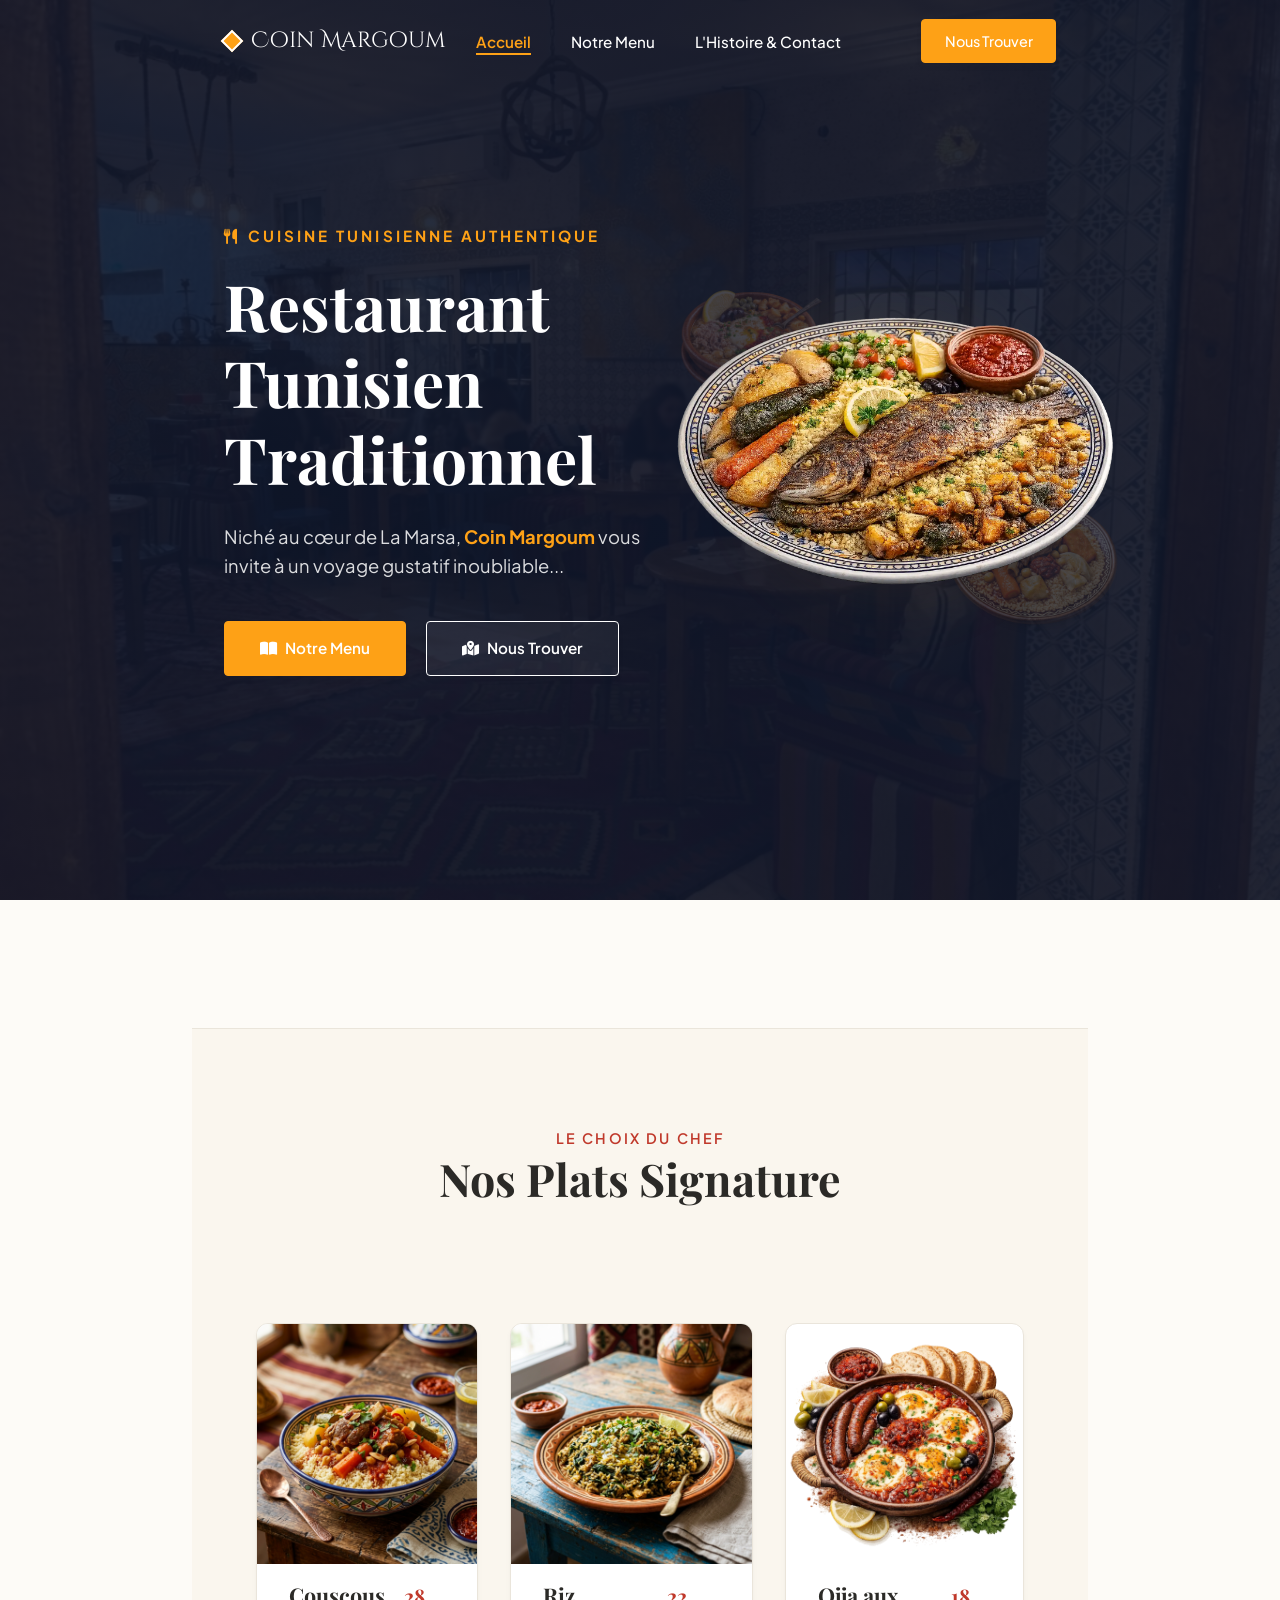
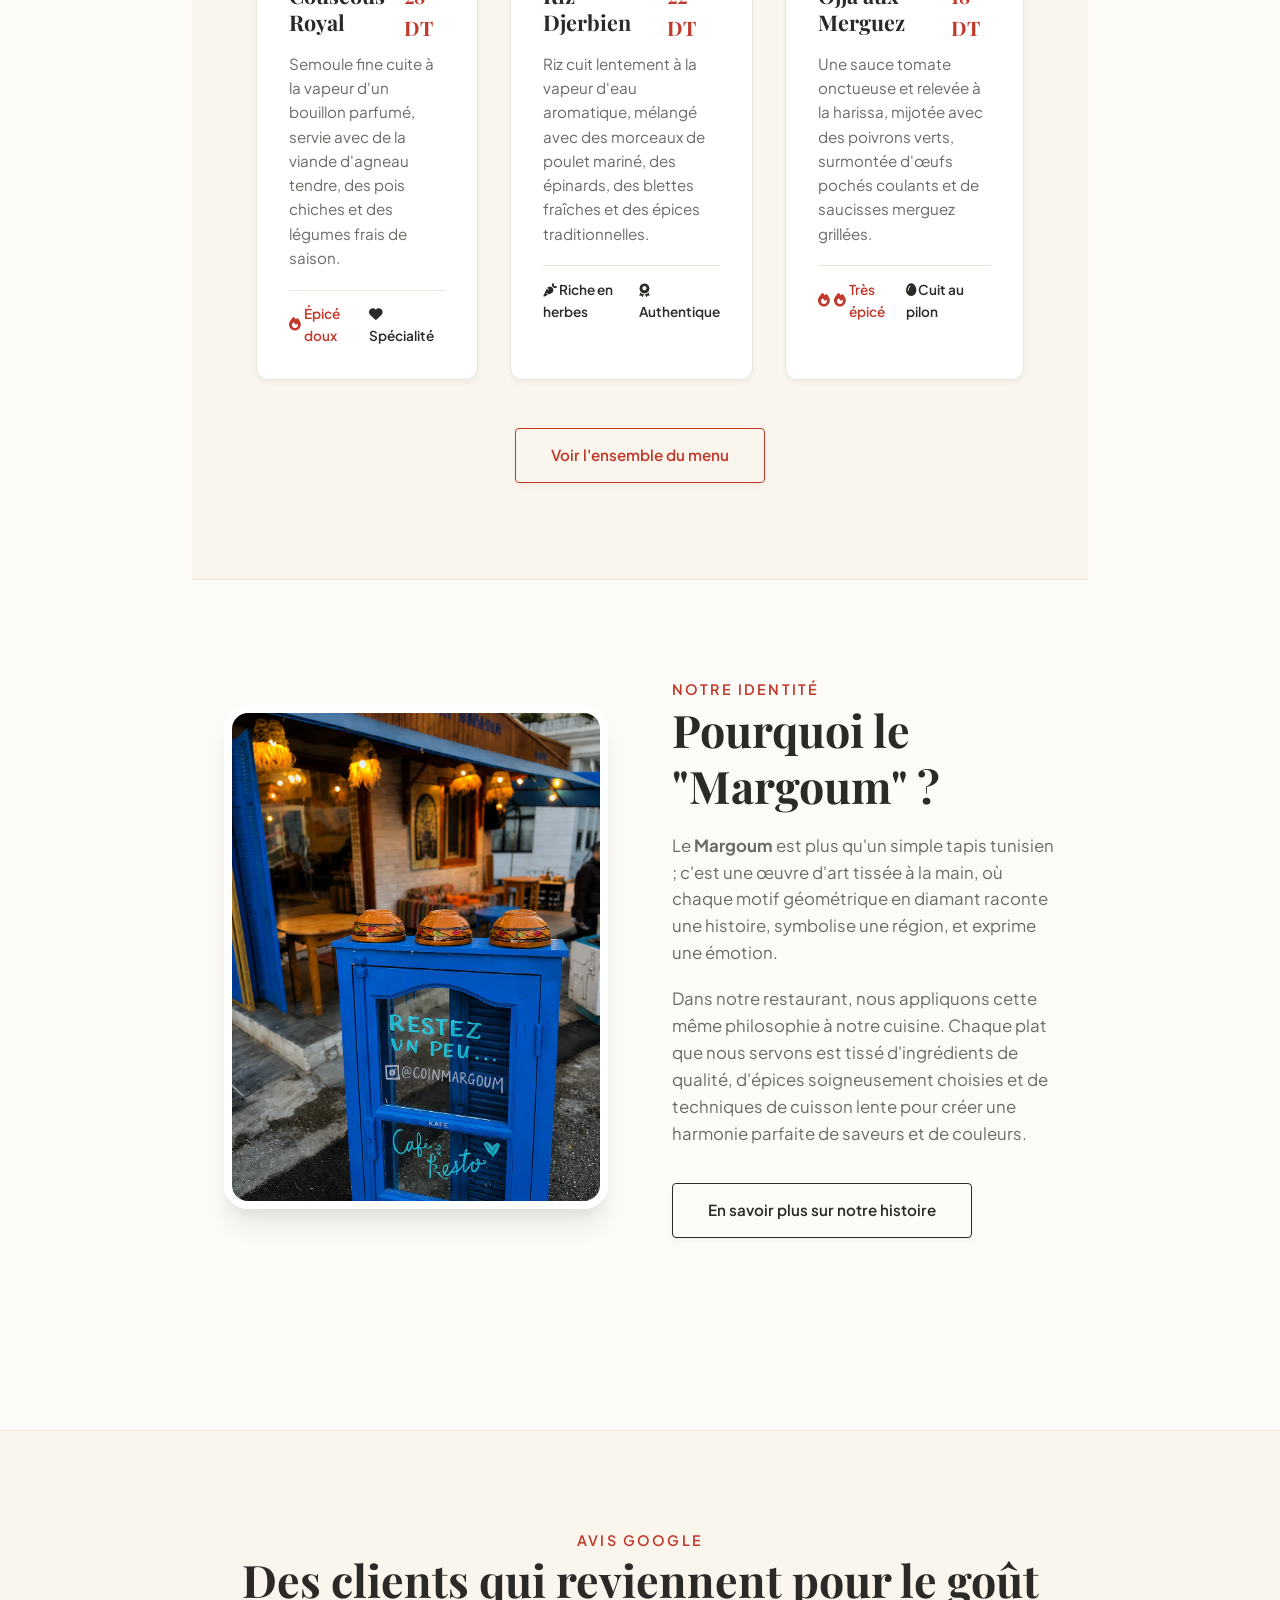
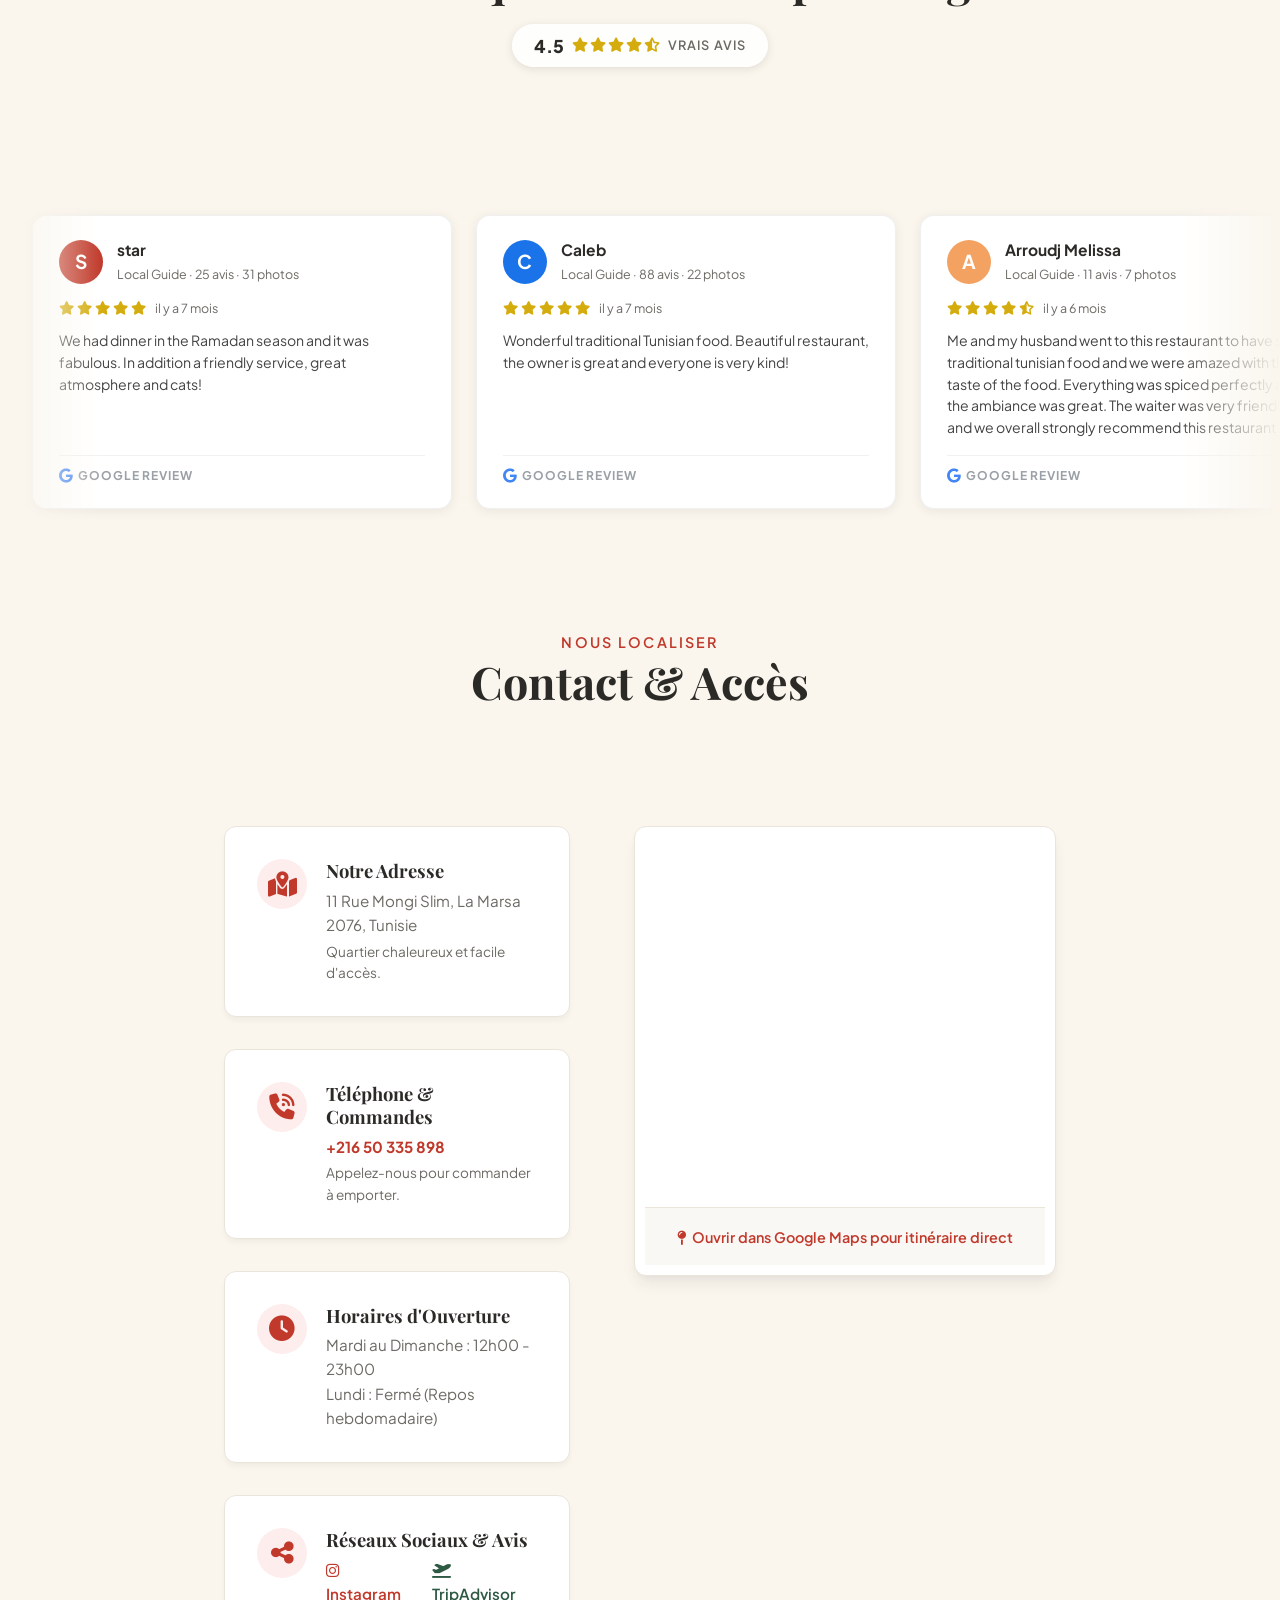
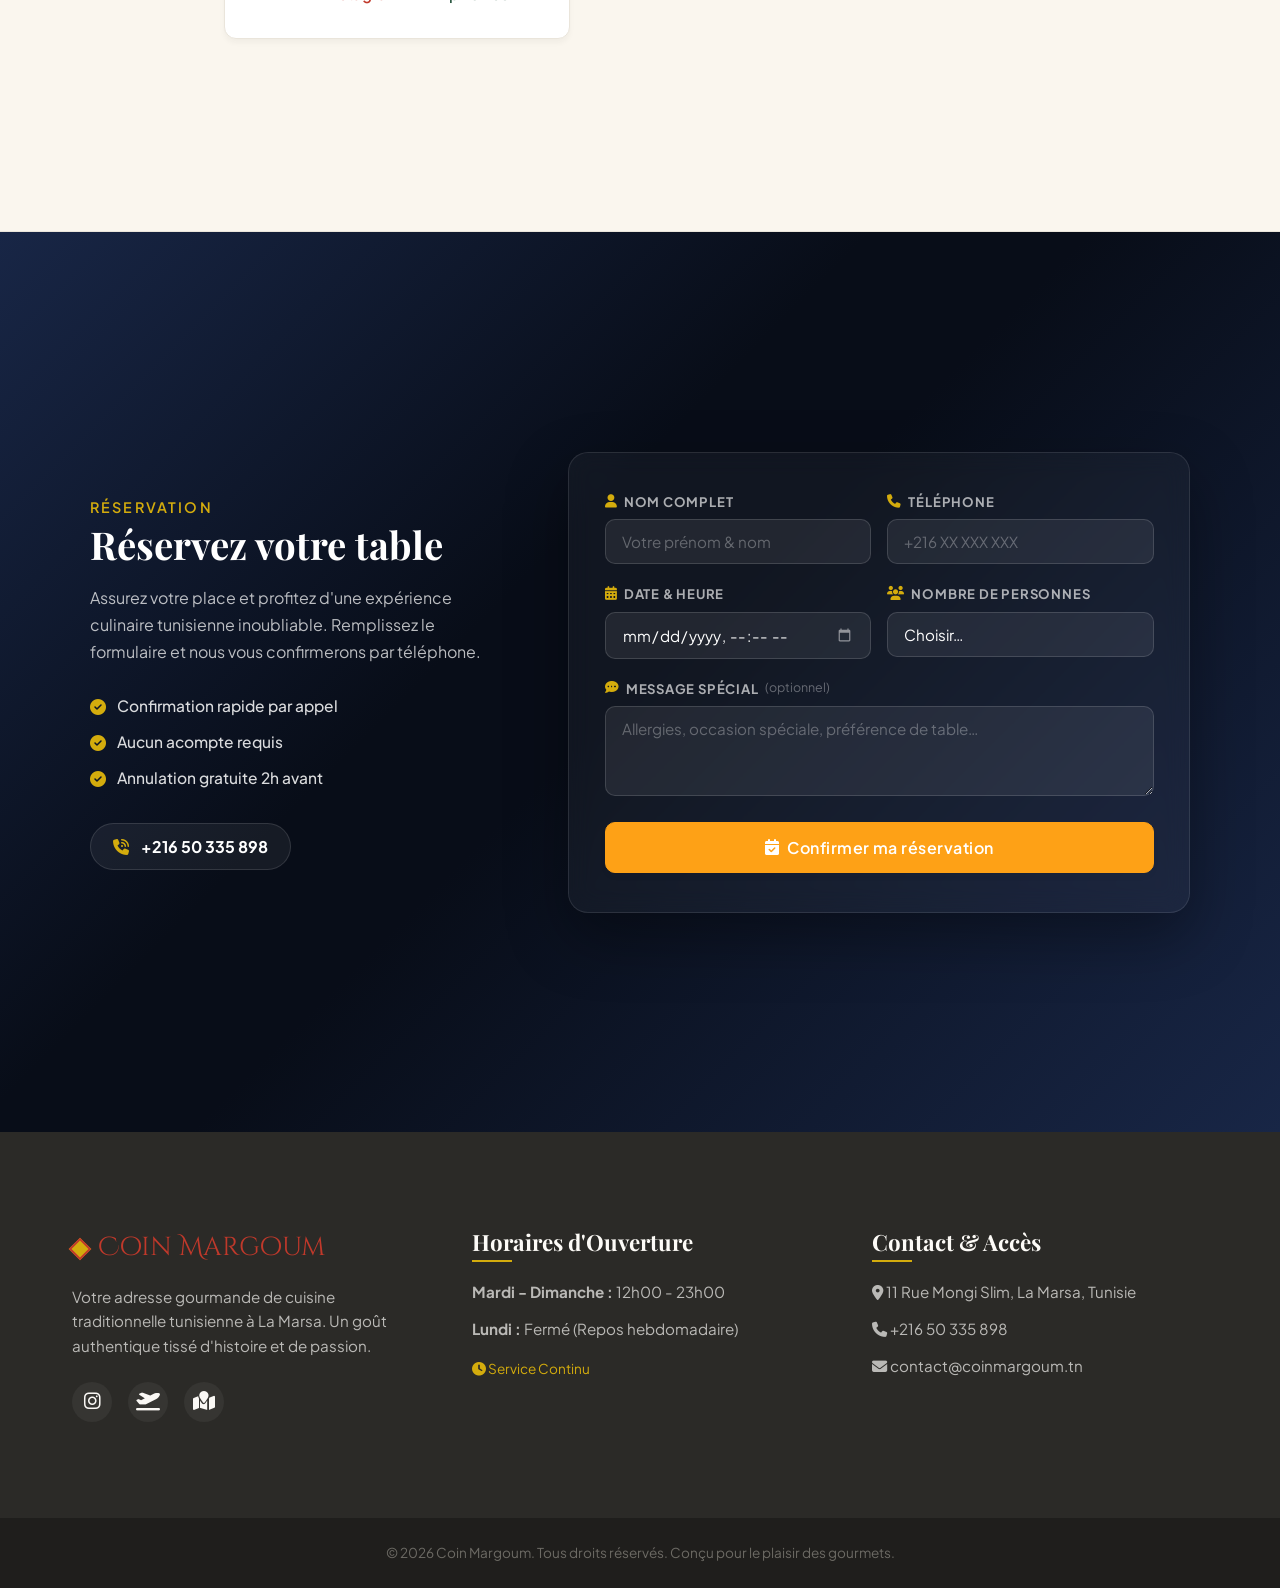
<file: index.html>
<!DOCTYPE html>
<html lang="fr">
<head>
    <meta charset="UTF-8">
    <meta name="viewport" content="width=device-width, initial-scale=1.0">
    <meta name="description" content="Coin Margoum - Restaurant traditionnel tunisien à La Marsa, Tunis. Découvrez nos spécialités culinaires : Couscous, Riz Djerbien, Ojja, et Brik dans une ambiance chaleureuse et authentique.">
    <title>Coin Margoum | Restaurant Tunisien Traditionnel à La Marsa</title>
    <!-- Favicon -->
    <link rel="icon" type="image/png" href="data:image/svg+xml,%3Csvg xmlns='http://www.w3.org/2000/svg' viewBox='0 0 24 24'%3E%3Cpath d='M12 0 L24 12 L12 24 L0 12 Z' fill='%23C0392B'/%3E%3C/svg%3E">
    <!-- FontAwesome for icons -->
    <link rel="stylesheet" href="https://cdnjs.cloudflare.com/ajax/libs/font-awesome/6.4.0/css/all.min.css">
    <!-- Main Stylesheet -->
    <link rel="stylesheet" href="style.css?v=2">
</head>
<body>

    <!-- Sticky Header -->
    <header class="navbar navbar-transparent" id="main-navbar">
        <div class="nav-container">
            <a href="index.html" class="logo" id="nav-logo">
                <div class="logo-diamond"></div>
                Coin Margoum
            </a>
            
            <button class="mobile-nav-toggle" id="mobile-toggle" aria-label="Menu principal">
                <i class="fa-solid fa-bars"></i>
            </button>

            <nav>
                <ul class="nav-links" id="nav-menu">
                    <li><a href="index.html" class="active" id="link-home">Accueil</a></li>
                    <li><a href="menu.html" id="link-menu">Notre Menu</a></li>
                    <li><a href="about.html" id="link-about">L'Histoire & Contact</a></li>
                    <li><button id="admin-space-btn" class="btn btn-secondary nav-cta" style="display: none;">administor space</button></li>
                    <li><a href="about.html#contact" class="btn btn-primary nav-cta" id="link-cta">Nous Trouver</a></li>
                </ul>
            </nav>
        </div>
    </header>

    <main>
        <!-- Hero Section -->
        <section class="hero" id="hero-section">
            <div class="hero-container">
                <div class="hero-content">
                    <div class="hero-tag">
                        <i class="fa-solid fa-utensils"></i> Cuisine Tunisienne Authentique
                    </div>
                    <h1>Restaurant Tunisien Traditionnel</h1>
                    <p>Niché au cœur de La Marsa, <strong>Coin Margoum</strong> vous invite à un voyage gustatif inoubliable... </p>
                    <div class="hero-actions">
                        <a href="menu.html" class="btn btn-primary" id="hero-btn-menu">
                            <i class="fa-solid fa-book-open"></i> Notre Menu
                        </a>
                        <a href="about.html#contact" class="btn btn-secondary" id="hero-btn-contact">
                            <i class="fa-solid fa-map-location-dot"></i> Nous Trouver
                        </a>
                    </div>
                </div>
                <div class="hero-image-container" id="hero-dishes-carousel">
                    <!-- Dish 1: Couscous au Poisson (starts active) - Loads immediately -->
                    <div class="hero-dish-wrapper dish-active" data-index="0">
                        <img  src="[data-uri]"  data-src="assets/dish_couscous_poisson.webp" alt="Couscous au Poisson tunisien" class="dish-img" draggable="false">
                    </div>
                    <!-- Dish 2: Couscous à l'Agneau (starts next) - Lazy-loaded -->
                    <div class="hero-dish-wrapper dish-next" data-index="1">
                        <img src="[data-uri]" data-src="assets/dish_couscous_agneau.webp" alt="Couscous à l'Agneau traditionnel" class="dish-img" draggable="false">
                    </div>
                    <!-- Dish 3: Ojja Merguez (starts hidden) - Lazy-loaded -->
                    <div class="hero-dish-wrapper dish-hidden" data-index="2">
                        <img src="[data-uri]" data-src="assets/dish_ojja.webp" alt="Ojja tunisienne aux oeufs et merguez" class="dish-img" draggable="false">
                    </div>
                    <!-- Dish 4: Poisson Grillé (starts hidden) - Lazy-loaded -->
                    <div class="hero-dish-wrapper dish-hidden" data-index="3">
                        <img src="[data-uri]" data-src="assets/dish_poisson_grille.webp" alt="Poisson grillé tunisien avec salade" class="dish-img" draggable="false">
                    </div>
                    <!-- Dish 5: Chakchouka (starts hidden) - Lazy-loaded -->
                    <div class="hero-dish-wrapper dish-hidden" data-index="4">
                        <img src="[data-uri]" data-src="assets/dish_chakchouka.webp" alt="Chakchouka tunisienne aux oeufs et poivrons" class="dish-img" draggable="false">
                    </div>
                    <!-- Dish 6: Lablabi (starts hidden) - Lazy-loaded -->
                    <div class="hero-dish-wrapper dish-hidden" data-index="5">
                        <img src="[data-uri]" data-src="assets/dish_lablabi.webp" alt="Lablabi tunisien aux pois chiches et thon" class="dish-img" draggable="false">
                    </div>
                </div>
            </div>
        </section>


        <!-- Featured Plates Section -->
        <section class="section section-alt" id="featured-plates-section" style="margin-top: 8rem;padding-top: 0;padding-bottom: 0;">
            <div class="section">
                <div class="heading-container" >
                    <span class="heading-subtitle">Le choix du chef</span>
                    <h2>Nos Plats Signature</h2>
                    <div class="margoum-divider"></div>
                </div>

                <div class="plates-grid">
                    <!-- Plate 1: Couscous -->
                    <a class="plate-card" id="plate-couscous" href="menu.html?ssde=ge84wf6s5g4625w.f%3Ffew">
                        <div class="plate-image">
                            <img src="assets/dish_couscous.png" alt="Couscous Royal traditionnel de Coin Margoum">
                        </div>
                        <div class="plate-info">
                            <div class="plate-header">
                                <h3>Couscous Royal</h3>
                                <span class="plate-price">28 DT</span>
                            </div>
                            <p class="plate-desc">Semoule fine cuite à la vapeur d'un bouillon parfumé, servie avec de la viande d'agneau tendre, des pois chiches et des légumes frais de saison.</p>
                            <div class="plate-meta">
                                <span class="plate-spicy"><i class="fa-solid fa-fire"></i> Épicé doux</span>
                                <span><i class="fa-solid fa-heart"></i> Spécialité</span>
                            </div>
                        </div>
                    </a>

                    <!-- Plate 2: Riz Djerbien -->
                    <a class="plate-card" id="plate-riz" href="menu.html?ssde=ge84wf6s5g4625w.f%3Ffew">
                        <div class="plate-image">
                            <img src="assets/dish_riz_djerbien.png" alt="Riz Djerbien traditionnel cuit à la vapeur">
                        </div>
                        <div class="plate-info">
                            <div class="plate-header">
                                <h3>Riz Djerbien</h3>
                                <span class="plate-price">22 DT</span>
                            </div>
                            <p class="plate-desc">Riz cuit lentement à la vapeur d'eau aromatique, mélangé avec des morceaux de poulet mariné, des épinards, des blettes fraîches et des épices traditionnelles.</p>
                            <div class="plate-meta">
                                <span><i class="fa-solid fa-carrot"></i> Riche en herbes</span>
                                <span><i class="fa-solid fa-award"></i> Authentique</span>
                            </div>
                        </div>
                    </a>

                    <!-- Plate 3: Ojja -->
                    <a class="plate-card-tr" id="plate-ojja" href="menu.html?ssde=ge84wf6s5g4625w.f%3Ffew">
                        <div class="plate-image-tr" style="text-align: center;">
                            <img src="assets/dish_ojja.webp" class="plate-img-ojja" alt="Ojja tunisienne aux oeufs et merguez">
                        </div>
                        <div class="plate-info">
                            <div class="plate-header">
                                <h3>Ojja aux Merguez</h3>
                                <span class="plate-price">18 DT</span>
                            </div>
                            <p class="plate-desc">Une sauce tomate onctueuse et relevée à la harissa, mijotée avec des poivrons verts, surmontée d'œufs pochés coulants et de saucisses merguez grillées.</p>
                            <div class="plate-meta">
                                <span class="plate-spicy"><i class="fa-solid fa-fire"></i><i class="fa-solid fa-fire"></i> Très épicé</span>
                                <span><i class="fa-solid fa-egg"></i> Cuit au pilon</span>
                            </div>
                        </div>
                    </a>
                </div>

                <div style="text-align: center; margin-top: 3rem;">
                    <a href="menu.html" class="btn btn-outline" id="btn-see-full-menu">Voir l'ensemble du menu</a>
                </div>
            </div>
        </section>

        <!-- Our Story Teaser Section -->
        <section class="section" id="about-teaser-section">
            <div class="about-hero">
                <div class="about-hero-img">
                    <img src="assets/about_margoum.webp" alt="Détail d'un tapis traditionnel Margoum tunisien">
                </div>
                <div class="about-hero-content">
                    <span class="heading-subtitle">Notre Identité</span>
                    <h2>Pourquoi le "Margoum" ?</h2>
                    <p>Le <strong>Margoum</strong> est plus qu'un simple tapis tunisien ; c'est une œuvre d'art tissée à la main, où chaque motif géométrique en diamant raconte une histoire, symbolise une région, et exprime une émotion.</p>
                    <p>Dans notre restaurant, nous appliquons cette même philosophie à notre cuisine. Chaque plat que nous servons est tissé d'ingrédients de qualité, d'épices soigneusement choisies et de techniques de cuisson lente pour créer une harmonie parfaite de saveurs et de couleurs.</p>
                    <a href="about.html" class="btn btn-secondary" style="margin-top: 1rem;" id="btn-read-history">En savoir plus sur notre histoire</a>
                </div>
            </div>
        </section>

        <!-- Testimonials Section -->
        <section class="reviews-section" id="testimonials-section" style="margin-bottom: 0;">
            <!-- Header -->
            <div class="reviews-header">
                <span class="heading-subtitle">Avis Google</span>
                <h2>Des clients qui reviennent pour le goût</h2>
                <div class="reviews-rating-badge">
                    <span class="reviews-score">4.5</span>
                    <span class="reviews-stars">
                        <i class="fa-solid fa-star"></i>
                        <i class="fa-solid fa-star"></i>
                        <i class="fa-solid fa-star"></i>
                        <i class="fa-solid fa-star"></i>
                        <i class="fa-solid fa-star-half-stroke"></i>
                    </span>
                    <span class="reviews-label">Vrais avis</span>
                </div>
                <div class="margoum-divider"></div>
            </div>

            <!-- Slider Track -->
            <div class="reviews-slider-wrapper" id="reviews-slider-wrapper">
                <div class="reviews-track" id="reviews-track">

                    <!-- Card 1 -->
                    <div class="review-card" id="review-1">
                        <div class="review-card-top">
                            <div class="review-avatar" style="background-color:#C0392B;">S</div>
                            <div class="review-meta">
                                <span class="review-name">star</span>
                                <span class="review-guide">Local Guide &middot; 25 avis &middot; 31 photos</span>
                            </div>
                        </div>
                        <div class="review-stars">
                            <i class="fa-solid fa-star"></i><i class="fa-solid fa-star"></i><i class="fa-solid fa-star"></i><i class="fa-solid fa-star"></i><i class="fa-solid fa-star"></i>
                            <span class="review-date">il y a 7 mois</span>
                        </div>
                        <p class="review-text">We had dinner in the Ramadan season and it was fabulous. In addition a friendly service, great atmosphere and cats!</p>
                        <div class="review-footer"><i class="fa-brands fa-google"></i> Google Review</div>
                    </div>

                    <!-- Card 2 -->
                    <div class="review-card" id="review-2">
                        <div class="review-card-top">
                            <div class="review-avatar" style="background-color:#1A73E8;">C</div>
                            <div class="review-meta">
                                <span class="review-name">Caleb</span>
                                <span class="review-guide">Local Guide &middot; 88 avis &middot; 22 photos</span>
                            </div>
                        </div>
                        <div class="review-stars">
                            <i class="fa-solid fa-star"></i><i class="fa-solid fa-star"></i><i class="fa-solid fa-star"></i><i class="fa-solid fa-star"></i><i class="fa-solid fa-star"></i>
                            <span class="review-date">il y a 7 mois</span>
                        </div>
                        <p class="review-text">Wonderful traditional Tunisian food. Beautiful restaurant, the owner is great and everyone is very kind!</p>
                        <div class="review-footer"><i class="fa-brands fa-google"></i> Google Review</div>
                    </div>

                    <!-- Card 3 -->
                    <div class="review-card" id="review-3">
                        <div class="review-card-top">
                            <div class="review-avatar" style="background-color:#F4A261;">A</div>
                            <div class="review-meta">
                                <span class="review-name">Arroudj Melissa</span>
                                <span class="review-guide">Local Guide &middot; 11 avis &middot; 7 photos</span>
                            </div>
                        </div>
                        <div class="review-stars">
                            <i class="fa-solid fa-star"></i><i class="fa-solid fa-star"></i><i class="fa-solid fa-star"></i><i class="fa-solid fa-star"></i><i class="fa-solid fa-star-half-stroke"></i>
                            <span class="review-date">il y a 6 mois</span>
                        </div>
                        <p class="review-text">Me and my husband went to this restaurant to have some traditional tunisian food and we were amazed with the taste of the food. Everything was spiced perfectly and the ambiance was great. The waiter was very friendly and we overall strongly recommend this restaurant.</p>
                        <div class="review-footer"><i class="fa-brands fa-google"></i> Google Review</div>
                    </div>

                    <!-- Card 4 -->
                    <div class="review-card" id="review-4">
                        <div class="review-card-top">
                            <div class="review-avatar" style="background-color:#2E8B57;">M</div>
                            <div class="review-meta">
                                <span class="review-name">Mehdi K.</span>
                                <span class="review-guide">Local Guide &middot; 42 avis &middot; 18 photos</span>
                            </div>
                        </div>
                        <div class="review-stars">
                            <i class="fa-solid fa-star"></i><i class="fa-solid fa-star"></i><i class="fa-solid fa-star"></i><i class="fa-solid fa-star"></i><i class="fa-solid fa-star"></i>
                            <span class="review-date">il y a 5 mois</span>
                        </div>
                        <p class="review-text">Une adresse incroyable à La Marsa ! Le riz djerbien est tout simplement le meilleur que j'ai mangé dans un restaurant. Le service est familial et très attentionné. La déco avec les tapis margoum donne un cachet fou.</p>
                        <div class="review-footer"><i class="fa-brands fa-google"></i> Google Review</div>
                    </div>

                    <!-- Card 5 -->
                    <div class="review-card" id="review-5">
                        <div class="review-card-top">
                            <div class="review-avatar" style="background-color:#9B59B6;">S</div>
                            <div class="review-meta">
                                <span class="review-name">Sarah G.</span>
                                <span class="review-guide">Local Guide &middot; 67 avis &middot; 34 photos</span>
                            </div>
                        </div>
                        <div class="review-stars">
                            <i class="fa-solid fa-star"></i><i class="fa-solid fa-star"></i><i class="fa-solid fa-star"></i><i class="fa-solid fa-star"></i><i class="fa-solid fa-star"></i>
                            <span class="review-date">il y a 4 mois</span>
                        </div>
                        <p class="review-text">L'ojja est d'une fraîcheur absolue et le brik est croustillant à souhait avec un jaune d'œuf coulant parfait. Coin très chaleureux, propre et prix très corrects pour La Marsa.</p>
                        <div class="review-footer"><i class="fa-brands fa-google"></i> Google Review</div>
                    </div>

                    <!-- Card 6 -->
                    <div class="review-card" id="review-6">
                        <div class="review-card-top">
                            <div class="review-avatar" style="background-color:#E67E22;">L</div>
                            <div class="review-meta">
                                <span class="review-name">Lucas M.</span>
                                <span class="review-guide">Local Guide &middot; 19 avis &middot; 5 photos</span>
                            </div>
                        </div>
                        <div class="review-stars">
                            <i class="fa-solid fa-star"></i><i class="fa-solid fa-star"></i><i class="fa-solid fa-star"></i><i class="fa-solid fa-star"></i><i class="fa-solid fa-star-half-stroke"></i>
                            <span class="review-date">il y a 3 mois</span>
                        </div>
                        <p class="review-text">Un petit resto familial sans chichis qui propose de la vraie cuisine tunisienne comme chez la maman. Le thé à la menthe aux pignons offert à la fin est une délicieuse attention !</p>
                        <div class="review-footer"><i class="fa-brands fa-google"></i> Google Review</div>
                    </div>

                </div><!-- end .reviews-track -->
            </div><!-- end .reviews-slider-wrapper -->

                        <div class="section">
                <div class="heading-container">
                    <span class="heading-subtitle">Nous localiser</span>
                    <h2>Contact & Accès</h2>
                    <div class="margoum-divider"></div>
                </div>

                <div class="contact-layout">
                    <!-- Left: Info Panel -->
                    <div class="contact-info-panel">
                        <!-- Card 1: Address -->
                        <div class="contact-card" id="contact-addr-card">
                            <div class="contact-icon">
                                <i class="fa-solid fa-map-location-dot"></i>
                            </div>
                            <div class="contact-details">
                                <h3>Notre Adresse</h3>
                                <p>11 Rue Mongi Slim, La Marsa 2076, Tunisie</p>
                                <p style="font-size: 0.85rem; margin-top: 0.2rem; color: var(--color-text-muted);">Quartier chaleureux et facile d'accès.</p>
                            </div>
                        </div>

                        <!-- Card 2: Phone -->
                        <div class="contact-card" id="contact-phone-card">
                            <div class="contact-icon">
                                <i class="fa-solid fa-phone-volume"></i>
                            </div>
                            <div class="contact-details">
                                <h3>Téléphone & Commandes</h3>
                                <p><a href="tel:+21650335898" style="font-weight: 700; color: var(--color-red-primary);">+216 50 335 898</a></p>
                                <p style="font-size: 0.85rem; margin-top: 0.2rem; color: var(--color-text-muted);">Appelez-nous pour commander à emporter.</p>
                            </div>
                        </div>

                        <!-- Card 3: Hours -->
                        <div class="contact-card" id="contact-hours-card">
                            <div class="contact-icon">
                                <i class="fa-solid fa-clock"></i>
                            </div>
                            <div class="contact-details">
                                <h3>Horaires d'Ouverture</h3>
                                <p>Mardi au Dimanche : 12h00 - 23h00</p>
                                <p>Lundi : Fermé (Repos hebdomadaire)</p>
                            </div>
                        </div>

                        <!-- Card 4: Socials -->
                        <div class="contact-card" id="contact-social-card">
                            <div class="contact-icon">
                                <i class="fa-solid fa-share-nodes"></i>
                            </div>
                            <div class="contact-details">
                                <h3>Réseaux Sociaux & Avis</h3>
                                <p style="display: flex; gap: 1rem; margin-top: 0.3rem;">
                                    <a href="https://www.instagram.com/stories/highlights/17937594273190256/" target="_blank" style="color: var(--color-red-primary); font-weight: 600;"><i class="fa-brands fa-instagram"></i> Instagram</a>
                                    <a href="https://www.tripadvisor.fr/Restaurant_Review-g297946-d32889949-Reviews-Coin_Margoum-La_Marsa_Tunis_Governorate.html" target="_blank" style="color: var(--color-green-accent); font-weight: 600;"><i class="fa-solid fa-plane-departure"></i> TripAdvisor</a>
                                </p>
                            </div>
                        </div>
                    </div>

                    <!-- Right: Google Maps Widget -->
                    <div class="map-widget" id="maps-container">
                        <iframe 
                            src="https://www.google.com/maps/embed?pb=!1m18!1m12!1m3!1d3191.1354050868846!2d10.329133076412192!3d36.883714199999994!2m3!1f0!2f0!3f0!3m2!1i1024!2i768!4f13.1!3m3!1m2!1s0x12e2b5003e808051%3A0xf9a4d37cafb55d91!2sCoin%20Margoum!5e0!3m2!1sfr!2stn!4v1717665249567!5m2!1sfr!2stn" 
                            allowfullscreen="" 
                            loading="lazy" 
                            referrerpolicy="no-referrer-when-downgrade">
                        </iframe>
                        <div class="map-cta-overlay">
                            <a href="https://www.google.com/maps/place/Coin+Margoum/data=!4m7!3m6!1s0x12e2b5003e808051:0xf9a4d37cafb55d91!8m2!3d36.8837142!4d10.331708!16s%2Fg%2F11x7y9v_qn!19sChIJUYCAPgC14hIRkV21r3zTpPk?authuser=0&hl=en&rclk=1" target="_blank">
                                <i class="fa-solid fa-map-pin"></i> Ouvrir dans Google Maps pour itinéraire direct
                            </a>
                        </div>
                    </div>
                </div>
            </div>


        </section>


    </main>

    <!-- Reservation Section -->
    <section class="reservation-section" id="reservation-section" style="min-height: 100vh;height: auto;display: flex;justify-content: center;align-items: center;">
        <div class="reservation-inner">

            <!-- Left: decorative copy -->
            <div class="reservation-copy">
                <span class="heading-subtitle">Réservation</span>
                <h2>Réservez votre table</h2>
                <p>Assurez votre place et profitez d'une expérience culinaire tunisienne inoubliable. Remplissez le formulaire et nous vous confirmerons par téléphone.</p>
                <ul class="reservation-perks">
                    <li><i class="fa-solid fa-circle-check"></i> Confirmation rapide par appel</li>
                    <li><i class="fa-solid fa-circle-check"></i> Aucun acompte requis</li>
                    <li><i class="fa-solid fa-circle-check"></i> Annulation gratuite 2h avant</li>
                </ul>
                <div class="reservation-phone">
                    <i class="fa-solid fa-phone-volume"></i>
                    <a href="tel:+21650335898">+216 50 335 898</a>
                </div>
            </div>

            <!-- Right: form -->
            <div class="reservation-form-wrap">
                <form class="reservation-form" id="reservation-form" novalidate>

                    <div class="res-row">
                        <div class="res-field">
                            <label for="res-name"><i class="fa-solid fa-user"></i> Nom complet</label>
                            <input type="text" id="res-name" name="name" placeholder="Votre prénom &amp; nom" required>
                        </div>
                        <div class="res-field">
                            <label for="res-phone"><i class="fa-solid fa-phone"></i> Téléphone</label>
                            <input type="tel" id="res-phone" name="phone" placeholder="+216 XX XXX XXX" required>
                        </div>
                    </div>

                    <div class="res-row">
                        <div class="res-field">
                            <label for="res-date"><i class="fa-solid fa-calendar-days"></i> Date &amp; heure</label>
                            <input type="datetime-local" id="res-date" name="date" required>
                        </div>
                        <div class="res-field">
                            <label for="res-guests"><i class="fa-solid fa-users"></i> Nombre de personnes</label>
                            <select id="res-guests" name="guests" required>
                                <option value="" disabled selected>Choisir…</option>
                                <option value="1">1 personne</option>
                                <option value="2">2 personnes</option>
                                <option value="3">3 personnes</option>
                                <option value="4">4 personnes</option>
                                <option value="5">5 personnes</option>
                                <option value="6">6 personnes</option>
                                <option value="7">7 personnes</option>
                                <option value="8">8 personnes</option>
                                <option value="9+">9+ personnes</option>
                            </select>
                        </div>
                    </div>

                    <div class="res-field res-field-full">
                        <label for="res-message"><i class="fa-solid fa-comment-dots"></i> Message spécial <span class="res-optional">(optionnel)</span></label>
                        <textarea id="res-message" name="message" rows="3" placeholder="Allergies, occasion spéciale, préférence de table…"></textarea>
                    </div>

                    <button type="submit" class="btn btn-primary res-submit" id="res-submit-btn">
                        <i class="fa-solid fa-calendar-check"></i> Confirmer ma réservation
                    </button>

                    <!-- Success / error feedback -->
                    <div class="res-feedback" id="res-feedback" aria-live="polite"></div>

                </form>
            </div>

        </div>
    </section>

    <!-- Footer -->

    <footer style="border : none;">
        <div class="footer-container">
            <!-- Col 1 -->
            <div class="footer-col" id="footer-brand">
                <div class="footer-logo">
                    <div class="logo-diamond"></div>
                    Coin Margoum
                </div>
                <p>Votre adresse gourmande de cuisine traditionnelle tunisienne à La Marsa. Un goût authentique tissé d'histoire et de passion.</p>
                <div class="footer-socials">
                    <a href="https://www.instagram.com/stories/highlights/17937594273190256/" target="_blank" aria-label="Instagram"><i class="fa-brands fa-instagram"></i></a>
                    <a href="https://www.tripadvisor.fr/Restaurant_Review-g297946-d32889949-Reviews-Coin_Margoum-La_Marsa_Tunis_Governorate.html" target="_blank" aria-label="TripAdvisor"><i class="fa-solid fa-plane-departure"></i></a>
                    <a href="https://www.google.com/maps/place/Coin+Margoum/data=!4m7!3m6!1s0x12e2b5003e808051:0xf9a4d37cafb55d91!8m2!3d36.8837142!4d10.331708!16s%2Fg%2F11x7y9v_qn!19sChIJUYCAPgC14hIRkV21r3zTpPk?authuser=0&hl=en&rclk=1" target="_blank" aria-label="Google Maps"><i class="fa-solid fa-map-location"></i></a>
                </div>
            </div>

            <!-- Col 2 -->
            <div class="footer-col" id="footer-hours">
                <h3>Horaires d'Ouverture</h3>
                <p><strong>Mardi - Dimanche :</strong> 12h00 - 23h00</p>
                <p><strong>Lundi :</strong> Fermé (Repos hebdomadaire)</p>
                <p style="margin-top: 1rem; font-size: 0.85rem; color: var(--color-gold);"><i class="fa-solid fa-clock"></i> Service Continu</p>
            </div>

            <!-- Col 3 -->
            <div class="footer-col" id="footer-contact">
                <h3>Contact & Accès</h3>
                <p><i class="fa-solid fa-location-dot"></i> 11 Rue Mongi Slim, La Marsa, Tunisie</p>
                <p><i class="fa-solid fa-phone"></i> +216 50 335 898</p>
                <p><i class="fa-solid fa-envelope"></i> contact@coinmargoum.tn</p>
            </div>
        </div>
        <div class="footer-bottom">
            <p>&copy; 2026 Coin Margoum. Tous droits réservés. Conçu pour le plaisir des gourmets.</p>
        </div>
    </footer>

    <!-- Main JavaScript -->
    <script src="backEnd.js"></script>
    <script src="app.js"></script>
</body>
</html>
</file>
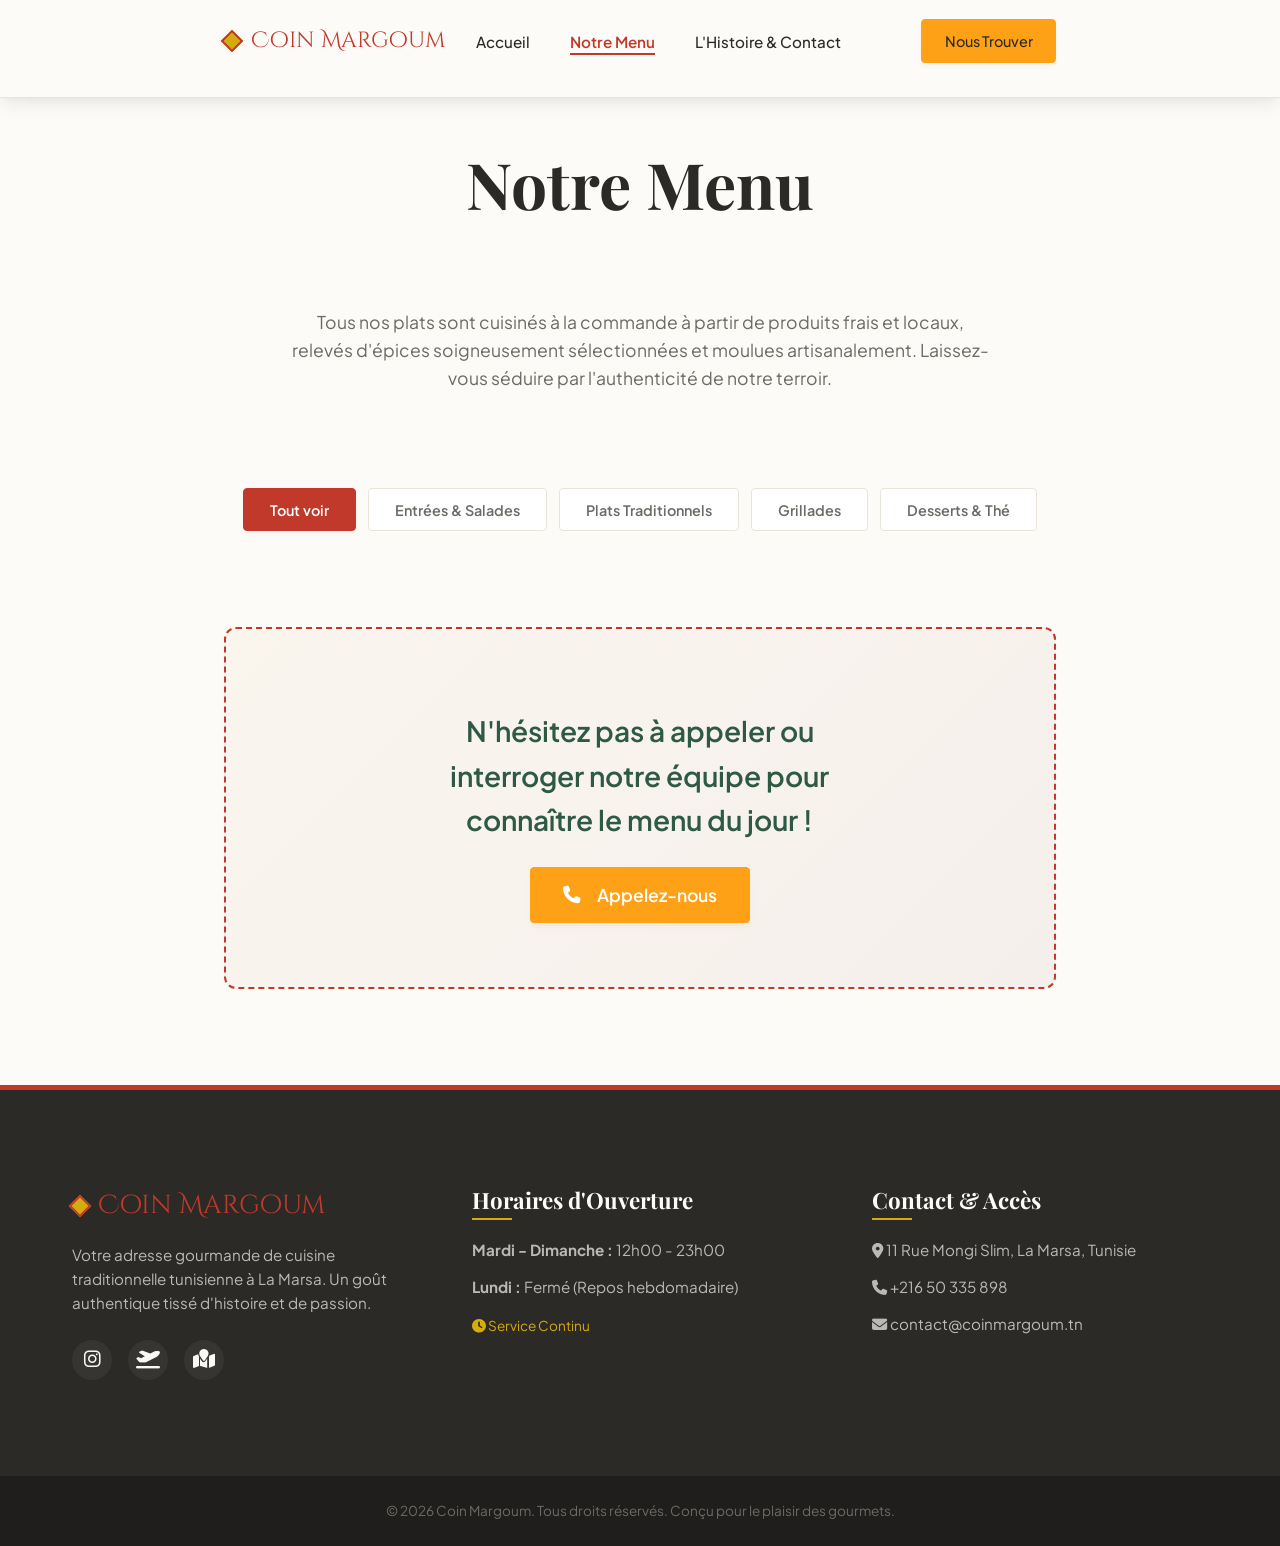
<file: menu.html>
<!DOCTYPE html>
<html lang="fr">
<head>
    <meta charset="UTF-8">
    <meta name="viewport" content="width=device-width, initial-scale=1.0">
    <meta name="description" content="Découvrez le menu traditionnel de Coin Margoum à La Marsa. Couscous à l'agneau, Riz Djerbien à la vapeur, Ojja fumante, Brik croustillant, grillades au feu de bois et desserts typiques.">
    <title>Notre Menu | Coin Margoum - Cuisine Tunisienne Authentique</title>
    <!-- Favicon -->
    <link rel="icon" type="image/png" href="data:image/svg+xml,%3Csvg xmlns='http://www.w3.org/2000/svg' viewBox='0 0 24 24'%3E%3Cpath d='M12 0 L24 12 L12 24 L0 12 Z' fill='%23C0392B'/%3E%3C/svg%3E">
    <!-- FontAwesome for icons -->
    <link rel="stylesheet" href="https://cdnjs.cloudflare.com/ajax/libs/font-awesome/6.4.0/css/all.min.css">
    <!-- Main Stylesheet -->
    <link rel="stylesheet" href="style.css?v=2">
</head>
<body>

    <!-- Sticky Header -->
    <header class="navbar" id="main-navbar">
        <div class="nav-container">
            <a href="index.html" class="logo" id="nav-logo">
                <div class="logo-diamond"></div>
                Coin Margoum
            </a>
            
            <button class="mobile-nav-toggle" id="mobile-toggle" aria-label="Menu principal">
                <i class="fa-solid fa-bars"></i>
            </button>

            <nav>
                <ul class="nav-links" id="nav-menu">
                    <li><a href="index.html" id="link-home">Accueil</a></li>
                    <li><a href="menu.html" class="active" id="link-menu">Notre Menu</a></li>
                    <li><a href="about.html" id="link-about">L'Histoire & Contact</a></li>
                    <li><button id="admin-space-btn" class="btn btn-secondary nav-cta" style="display: none;">administor space</button></li>
                    <li><a href="about.html#contact" class="btn btn-primary nav-cta" id="link-cta">Nous Trouver</a></li>
                </ul>
            </nav>
        </div>
        <div class="margoum-border-top"></div>
    </header>

    <main>
        <!-- Section Header -->
        <section class="section" style="padding-bottom: 0;margin-top: 3em ;">
            <div class="heading-container" style="margin-bottom: 2rem;">
                <span class="heading-subtitle"></span>
                <h1>Notre Menu</h1>
                <div class="margoum-divider"></div>
            </div>
            
            <div class="menu-intro">
                <p>Tous nos plats sont cuisinés à la commande à partir de produits frais et locaux, relevés d'épices soigneusement sélectionnées et moulues artisanalement. Laissez-vous séduire par l'authenticité de notre terroir.</p>
            </div>

            <!-- Category Filters -->
            <div class="menu-filters" id="category-filters">
                <button class="menu-filter-btn active" data-category="all">Tout voir</button>
                <button class="menu-filter-btn" data-category="Entrées & Salades">Entrées & Salades</button>
                <button class="menu-filter-btn" data-category="Plats Traditionnels">Plats Traditionnels</button>
                <button class="menu-filter-btn" data-category="Grillades">Grillades</button>
                <button class="menu-filter-btn" data-category="desserts">Desserts & Thé</button>
            </div>
        </section>

        <!-- Menu Grid Section -->
        <section class="section" style="padding-top: 0; padding-bottom: var(--space-xl);">
            <div class="menu-grid" id="menu-items-container">


                <!-- AND MANY MORE BOX -->
                <div class="menu-more-box" style="display: flex;flex-direction: column;justify-content: center;align-items: center;" id="menu-more-placeholder">
                    <p style="max-width: 60%;margin-left: 10%;margin-right: 10%;font-size: 1.75rem;margin-top: 1rem; font-weight: 600; color: var(--color-green-accent);">N'hésitez pas à appeler ou interroger notre équipe pour connaître le menu du jour !</p>
                    <a href="about.html#contact" class="btn btn-primary" id="menu-call-cta" style="margin-top: 1.5rem; font-size: 1.1rem; padding: 0.8rem 2rem;"><i class="fa-solid fa-phone" style="margin-right: 0.5rem;"></i>Appelez-nous</a>
                </div>

            </div>

            </div>
        </section>
    </main>

    <!-- Footer -->
    <footer>
        <div class="footer-container">
            <!-- Col 1 -->
            <div class="footer-col" id="footer-brand">
                <div class="footer-logo">
                    <div class="logo-diamond"></div>
                    Coin Margoum
                </div>
                <p>Votre adresse gourmande de cuisine traditionnelle tunisienne à La Marsa. Un goût authentique tissé d'histoire et de passion.</p>
                <div class="footer-socials">
                    <a href="https://www.instagram.com/stories/highlights/17937594273190256/" target="_blank" aria-label="Instagram"><i class="fa-brands fa-instagram"></i></a>
                    <a href="https://www.tripadvisor.fr/Restaurant_Review-g297946-d32889949-Reviews-Coin_Margoum-La_Marsa_Tunis_Governorate.html" target="_blank" aria-label="TripAdvisor"><i class="fa-solid fa-plane-departure"></i></a>
                    <a href="https://www.google.com/maps/place/Coin+Margoum/data=!4m7!3m6!1s0x12e2b5003e808051:0xf9a4d37cafb55d91!8m2!3d36.8837142!4d10.331708!16s%2Fg%2F11x7y9v_qn!19sChIJUYCAPgC14hIRkV21r3zTpPk?authuser=0&hl=en&rclk=1" target="_blank" aria-label="Google Maps"><i class="fa-solid fa-map-location"></i></a>
                </div>
            </div>

            <!-- Col 2 -->
            <div class="footer-col" id="footer-hours">
                <h3>Horaires d'Ouverture</h3>
                <p><strong>Mardi - Dimanche :</strong> 12h00 - 23h00</p>
                <p><strong>Lundi :</strong> Fermé (Repos hebdomadaire)</p>
                <p style="margin-top: 1rem; font-size: 0.85rem; color: var(--color-gold);"><i class="fa-solid fa-clock"></i> Service Continu</p>
            </div>

            <!-- Col 3 -->
            <div class="footer-col" id="footer-contact">
                <h3>Contact & Accès</h3>
                <p><i class="fa-solid fa-location-dot"></i> 11 Rue Mongi Slim, La Marsa, Tunisie</p>
                <p><i class="fa-solid fa-phone"></i> +216 50 335 898</p>
                <p><i class="fa-solid fa-envelope"></i> contact@coinmargoum.tn</p>
            </div>
        </div>
        <div class="footer-bottom">
            <p>&copy; 2026 Coin Margoum. Tous droits réservés. Conçu pour le plaisir des gourmets.</p>
        </div>
    </footer>

    <!-- Main JavaScript -->
    <script src="backEnd.js"></script>
    <script src="app.js"></script>
</body>
</html>
</file>
<file: style.css>
@import url('https://fonts.googleapis.com/css2?family=Cinzel+Decorative:wght@700&family=Playfair+Display:ital,wght@0,400;0,600;0,700;1,400&family=Plus+Jakarta+Sans:wght@300;400;500;600;700&display=swap');

/* --- DESIGN SYSTEM & CUSTOM PROPERTIES --- */
:root {
    /* Color Palette */
    --color-bg: #FDFBF7;
    --color-card-bg: #FFFFFF;
    --color-text-main: #2B2A27;
    --color-text-muted: #6C6A64;
    --color-red-primary: #C0392B; /* Harissa Red */
    --color-red-light: #FDEDEC;
    --color-green-accent: #2E5A44; /* Olive Green */
    --color-green-light: #EBF5FB;
    --color-gold: #D4AC0D; /* Honey Gold */
    --color-gold-light: #FCF3CF;
    --color-border: #EAE5DB;
    
    /* New Dark Theme and Orange Accent Tokens */
    --color-dark-bg: #0F172B;
    --color-primary-orange: #FEA116;
    --color-primary-orange-hover: #E08B0E;

    /* Fonts */
    --font-heading-accent: 'Cinzel Decorative', serif;
    --font-heading: 'Playfair Display', serif;
    --font-body: 'Plus Jakarta Sans', sans-serif;

    /* Spacing */
    --space-xs: 0.5rem;
    --space-sm: 1rem;
    --space-md: 2rem;
    --space-lg: 4rem;
    --space-xl: 6rem;

    /* Shadows & Borders */
    --shadow-sm: 0 4px 6px -1px rgba(43, 42, 39, 0.05);
    --shadow-md: 0 10px 15px -3px rgba(43, 42, 39, 0.08), 0 4px 6px -2px rgba(43, 42, 39, 0.03);
    --shadow-lg: 0 20px 25px -5px rgba(43, 42, 39, 0.1), 0 10px 10px -5px rgba(43, 42, 39, 0.04);
    --border-radius-sm: 4px;
    --border-radius-md: 12px;
    --border-radius-lg: 24px;

    /* Transition */
    --transition-fast: 0.2s cubic-bezier(0.4, 0, 0.2, 1);
    --transition-normal: 0.3s cubic-bezier(0.4, 0, 0.2, 1);
    --transition-slow: 0.5s cubic-bezier(0.4, 0, 0.2, 1);
}

/* --- BASE RESET --- */
* {
    margin: 0;
    padding: 0;
    box-sizing: border-box;
}

html {
    scroll-behavior: smooth;
    font-size: 16px;
    height: 100%;
}

body {
    background-color: var(--color-bg);
    color: var(--color-text-main);
    font-family: var(--font-body);
    line-height: 1.6;
    overflow-x: hidden;
    min-height: 100%;
    display: flex;
    flex-direction: column;
}

main {
    flex: 1;
}

/* --- TYPOGRAPHY --- */
h1, h2, h3, h4 {
    font-family: var(--font-heading);
    font-weight: 700;
    line-height: 1.25;
}

h1 {
    font-size: clamp(2.5rem, 5vw, 4.5rem);
}

h2 {
    font-size: clamp(1.8rem, 4vw, 2.8rem);
    text-align: center;
    position: relative;
    margin-bottom: var(--space-md);
}

h3 {
    font-size: clamp(1.4rem, 3vw, 1.8rem);
}

p {
    font-weight: 400;
    color: var(--color-text-muted);
}

a {
    color: inherit;
    text-decoration: none;
    transition: var(--transition-fast);
}

/* --- DECORATIVE MARGOUM ELEMENTS --- */
.margoum-border-top {
    height: 14px;
    background-repeat: repeat-x;
    width: 100%;
}

.margoum-divider {
    height: 20px;
    background-repeat: repeat-x;
    background-position: center;
    margin: var(--space-md) auto;
    width: 180px;
}

.heading-container {
    margin-bottom: var(--space-lg);
    text-align: center;
}

.heading-subtitle {
    font-family: var(--font-body);
    font-weight: 600;
    text-transform: uppercase;
    letter-spacing: 0.15em;
    color: var(--color-red-primary);
    font-size: 0.9rem;
    margin-bottom: 0.5rem;
}

/* --- BUTTONS --- */
.btn {
    display: inline-flex;
    align-items: center;
    justify-content: center;
    padding: 0.9rem 2.2rem;
    font-family: var(--font-body);
    font-weight: 600;
    font-size: 0.95rem;
    border-radius: var(--border-radius-sm);
    cursor: pointer;
    transition: var(--transition-normal);
    border: 1px solid transparent;
    gap: 0.5rem;
    box-shadow: var(--shadow-sm);
}

.btn-primary {
    background-color: var(--color-primary-orange);
    color: #FFFFFF;
    border-color: var(--color-primary-orange);
}

.btn-primary:hover {
    background-color: var(--color-primary-orange-hover);
    border-color: var(--color-primary-orange-hover);
    transform: translateY(-2px);
    box-shadow: var(--shadow-md);
}

.btn-secondary {
    background-color: transparent;
    border-color: var(--color-text-main);
    color: var(--color-text-main);
}

.btn-secondary:hover {
    background-color: var(--color-text-main);
    color: #FFFFFF;
    transform: translateY(-2px);
    box-shadow: var(--shadow-md);
}

.btn-outline {
    background-color: transparent;
    border-color: var(--color-red-primary);
    color: var(--color-red-primary);
}

.btn-outline:hover {
    background-color: var(--color-red-primary);
    color: #FFFFFF;
    transform: translateY(-2px);
    box-shadow: var(--shadow-md);
}

/* --- NAVIGATION HEADER --- */
.navbar {
    position: fixed;
    top: 0;
    width: 100%;
    z-index: 1000;
    background-color: rgba(253, 251, 247, 0.95);
    backdrop-filter: blur(10px);
    -webkit-backdrop-filter: blur(10px);
    border-bottom: 1px solid var(--color-border);
    transition: 1s cubic-bezier(0.4, 0, 0.2, 1);
}

.navbar-transparent {
    background-color: transparent !important;
    backdrop-filter: none !important;
    -webkit-backdrop-filter: none !important;
    border-bottom: none !important;
    box-shadow: none !important;
}

.navbar-transparent .margoum-border-top {
    opacity: 0 !important;
}

.navbar .margoum-border-top {
    transition: opacity 1s cubic-bezier(0.4, 0, 0.2, 1);
    opacity: 1;
}

.navbar-scrolled {
    background-color: #FDFBF7 !important;
    box-shadow: var(--shadow-md);
    border-bottom: 1px solid var(--color-border);
}

.nav-container {
    max-width: 70vw;
    margin: 0 auto;
    padding: 1.2rem var(--space-md);
    display: flex;
    justify-content: space-between;
    align-items: center;
}

.logo {
    display: flex;
    align-items: center;
    gap: 0.7rem;
    font-family: var(--font-heading-accent);
    font-size: 1.4rem;
    color: var(--color-red-primary);
    transition: 1s cubic-bezier(0.4, 0, 0.2, 1);
}

.logo-diamond {
    width: 16px;
    height: 16px;
    background-color: var(--color-gold);
    transform: rotate(45deg);
    border: 2px solid var(--color-red-primary);
    transition: 1s cubic-bezier(0.4, 0, 0.2, 1);
}

.nav-links {
    display: flex;
    list-style: none;
    gap: 2.5rem;
    align-items: center;
}

.nav-links a {
    font-weight: 500;
    font-size: 0.95rem;
    color: var(--color-text-main);
    position: relative;
    padding: 0.3rem 0;
    transition: 1s cubic-bezier(0.4, 0, 0.2, 1);
}

.nav-links a::after {
    content: '';
    position: absolute;
    width: 0;
    height: 2px;
    bottom: 0;
    left: 0;
    background-color: var(--color-red-primary);
    transition: var(--transition-normal);
}

.nav-links a:hover::after,
.nav-links a.active::after {
    width: 100%;
}

.nav-links a.active {
    color: var(--color-red-primary);
    font-weight: 600;
}

.nav-cta {
    font-size: 0.9rem !important;
    padding: 0.6rem 1.4rem !important;
    border-radius: var(--border-radius-sm);
}

/* Mobile Toggle */
.mobile-nav-toggle {
    display: none;
    background: none;
    border: none;
    cursor: pointer;
    font-size: 1.6rem;
    color: var(--color-text-main);
    transition: 1s cubic-bezier(0.4, 0, 0.2, 1);
}

/* --- TRANSPARENT OVERLAY HERO COLOR OVERRIDES --- */
.navbar-transparent .logo {
    color: #FFFFFF !important;
}

.navbar-transparent .logo-diamond {
    background-color: var(--color-primary-orange) !important;
    border: 2px solid #FFFFFF !important;
}

.navbar-transparent .nav-links a {
    color: #FFFFFF !important;
}

.navbar-transparent .nav-links a::after {
    background-color: var(--color-primary-orange) !important;
}

.navbar-transparent .nav-links a.active {
    color: var(--color-primary-orange) !important;
}

.navbar-transparent .mobile-nav-toggle {
    color: #FFFFFF !important;
}

/* --- DARK BLUE OVERLAY HERO COLOR OVERRIDES (75px to hero height) --- */
.navbar-dark-overlay {
    background-color: var(--color-dark-bg) !important;
    backdrop-filter: blur(12px) !important;
    -webkit-backdrop-filter: blur(12px) !important;
    box-shadow: var(--shadow-md);
    border-bottom: 1px solid rgba(255, 255, 255, 0.05) !important;
}

.navbar-dark-overlay .logo {
    color: #FFFFFF !important;
}

.navbar-dark-overlay .logo-diamond {
    background-color: var(--color-primary-orange) !important;
    border: 2px solid #FFFFFF !important;
}

.navbar-dark-overlay .nav-links a {
    color: #FFFFFF !important;
}

.navbar-dark-overlay .nav-links a::after {
    background-color: var(--color-primary-orange) !important;
}

.navbar-dark-overlay .nav-links a.active {
    color: var(--color-primary-orange) !important;
}

.navbar-dark-overlay .mobile-nav-toggle {
    color: #FFFFFF !important;
}

.navbar-dark-overlay .margoum-border-top {
    opacity: 0 !important; /* remains transparent in hero section */
}

/* --- ADMIN BUTTON OVERRIDES IN HERO SECTION --- */
.navbar-transparent #admin-space-btn,
.navbar-dark-overlay #admin-space-btn {
    color: #FFFFFF !important;
    border-color: rgba(255, 255, 255, 0.5) !important;
}

.navbar-transparent #admin-space-btn:hover,
.navbar-dark-overlay #admin-space-btn:hover {
    background-color: rgba(255, 255, 255, 0.15) !important;
    color: #FFFFFF !important;
    border-color: #FFFFFF !important;
}

/* --- FOOTER --- */
footer {
    background-color: #2B2A27;
    color: #FDFBF7;
    border-top: 5px solid var(--color-red-primary);
    padding-top: var(--space-xl);
}

.footer-container {
    max-width: 1200px;
    margin: 0 auto;
    padding: 0 var(--space-md) var(--space-xl) var(--space-md);
    display: grid;
    grid-template-columns: repeat(auto-fit, minmax(250px, 1fr));
    gap: var(--space-lg);
}

.footer-col h3 {
    font-family: var(--font-heading);
    font-size: 1.4rem;
    margin-bottom: 1.5rem;
    color: #FDFBF7;
    position: relative;
    display: inline-block;
}

.footer-col h3::after {
    content: '';
    position: absolute;
    bottom: -6px;
    left: 0;
    width: 40px;
    height: 2px;
    background-color: var(--color-gold);
}

.footer-col p {
    color: #BAB9B6;
    margin-bottom: 0.8rem;
    font-size: 0.95rem;
}

.footer-logo {
    display: flex;
    align-items: center;
    gap: 0.6rem;
    font-family: var(--font-heading-accent);
    font-size: 1.6rem;
    color: var(--color-red-primary);
    margin-bottom: 1rem;
}

.footer-socials {
    display: flex;
    gap: 1rem;
    margin-top: 1.5rem;
}

.footer-socials a {
    display: flex;
    align-items: center;
    justify-content: center;
    width: 40px;
    height: 40px;
    background-color: rgba(253, 251, 247, 0.05);
    border-radius: 50%;
    color: #FAF8F5;
    font-size: 1.2rem;
    transition: var(--transition-normal);
}

.footer-socials a:hover {
    background-color: var(--color-red-primary);
    transform: translateY(-3px);
}

.footer-links {
    list-style: none;
}

.footer-links li {
    margin-bottom: 0.8rem;
}

.footer-links a {
    color: #BAB9B6;
}

.footer-links a:hover {
    color: var(--color-gold);
    padding-left: 5px;
}

.footer-bottom {
    background-color: #1F1E1C;
    padding: 1.5rem var(--space-md);
    text-align: center;
    font-size: 0.85rem;
    color: #8C8A84;
}

/* --- HOME PAGE SECTIONS --- */

/* Hero Section */
.hero {
    position: relative;
    min-height: 100vh;
    display: flex;
    align-items: center;
    background: linear-gradient(rgba(15, 23, 43, 0.9), rgba(15, 23, 43, 0.9)), url('assets/hero_interior.jpg') center/cover no-repeat;
    padding: var(--space-xl) 0;
    overflow: hidden;
    -webkit-user-select: none;
    -moz-user-select: none;
    -ms-user-select: none;
    user-select: none;
}

.hero-container {
    max-width: 70vw;
    margin: 0 auto;
    padding: 0 var(--space-md);
    display: grid;
    grid-template-columns: 1.15fr 0.85fr;
    gap: var(--space-lg);
    align-items: center;
    width: 100%;
}

.hero-content {
    max-width: 620px;
    width: 100%;
    text-align: left;
    background: transparent;
    padding: 0;
    border-radius: 0;
    border: none;
    box-shadow: none;
    backdrop-filter: none;
    -webkit-backdrop-filter: none;
    display: flex;
    flex-direction: column;
    align-items: flex-start;
}

.hero-tag {
    font-family: var(--font-body);
    font-weight: 700;
    color: var(--color-primary-orange);
    text-transform: uppercase;
    letter-spacing: 0.2em;
    font-size: 0.95rem;
    margin-bottom: 1.2rem;
    display: inline-flex;
    align-items: center;
    gap: 0.5rem;
    text-shadow: none;
}

.hero h1 {
    color: #FFFFFF;
    margin-bottom: 1.5rem;
    font-family: var(--font-heading);
    font-weight: 700;
    font-size: clamp(2.8rem, 5vw, 4.5rem);
    line-height: 1.2;
    text-shadow: none;
}

.hero p {
    font-size: 1.15rem;
    margin-bottom: 2.5rem;
    color: rgba(255, 255, 255, 0.85);
    text-shadow: none;
}

.hero p strong {
    color: var(--color-primary-orange);
    font-weight: 700;
}

.hero .btn-secondary {
    border-color: #FFFFFF;
    color: #FFFFFF;
    background-color: rgba(255, 255, 255, 0.05);
}

.hero .btn-secondary:hover {
    background-color: #FFFFFF;
    color: var(--color-dark-bg);
}

.hero-actions {
    display: flex;
    gap: 1.2rem;
    flex-wrap: wrap;
    justify-content: flex-start;
}

.hero-image-container {
    display: flex;
    justify-content: center;
    align-items: center;
    position: relative;
    width: 100%;
    height: 480px; /* fixed height to hold absolute positioned dish layers */
    -webkit-user-select: none;
    -moz-user-select: none;
    -ms-user-select: none;
    user-select: none;
    -webkit-touch-callout: none;
}

/* Force selection to remain completely transparent for the carousel elements */
.hero-image-container::selection,
.hero-image-container *::selection,
.hero-image-container::-moz-selection,
.hero-image-container *::-moz-selection,
.hero-dish-wrapper::selection,
.hero-dish-wrapper *::selection,
.hero-dish-wrapper::-moz-selection,
.hero-dish-wrapper *::-moz-selection {
    background: transparent !important;
    color: inherit !important;
}

.hero-image-container::before {
    content: '';
    position: absolute;
    width: 90%;
    height: 90%;
    background: radial-gradient(circle, rgba(254, 161, 22, 0.18) 0%, rgba(15, 23, 43, 0) 70%);
    z-index: 1;
    pointer-events: none;
    filter: blur(25px);
}

.hero-dish-wrapper {
    position: absolute;
    width: 450px;
    height: auto;
    transition: transform 1.2s cubic-bezier(0.4, 0, 0.2, 1), opacity 1.2s ease;
    display: flex;
    justify-content: center;
    align-items: center;
    -webkit-user-select: none;
    -moz-user-select: none;
    -ms-user-select: none;
    user-select: none;
    -webkit-touch-callout: none;
}

.dish-img {
    width: 100%;
    height: auto;
    border-radius: 50%;
    -webkit-user-select: none;
    -moz-user-select: none;
    -ms-user-select: none;
    user-select: none;
    pointer-events: none;
    -webkit-user-drag: none;
    -khtml-user-drag: none;
    -moz-user-drag: none;
    -o-user-drag: none;
    user-drag: none;
    -webkit-touch-callout: none;
}

/* Dish States positioning & scaling */
.dish-active {
    transform: translate(0, 0) scale(1);
    opacity: 1;
    z-index: 5;
    cursor: pointer;
}

.dish-active .dish-img {
    animation: soft-float 4s ease-in-out infinite;
}

.dish-active:hover {
    transform: translate(0, 0) scale(1.05);
}

.dish-next {
    transform: translate(140px, 110px) scale(0.4);
    opacity: 0.2;
    z-index: 3;
    cursor: pointer;
}

.dish-prev {
    transform: translate(-140px, -110px) scale(0.4);
    opacity: 0.2;
    z-index: 2;
    pointer-events: auto;
    cursor: pointer;
}

.dish-hidden {
    transform: translate(200px, 150px) scale(0.1);
    opacity: 0;
    z-index: 0;
    pointer-events: none;
}

.available{
    color: green;
}
.not_available{
    color: red;
}
.hide{
    display: none !important;
}
@keyframes soft-float {
    0% {
        transform: translateY(0);
    }
    50% {
        transform: translateY(-22px);
    }
    100% {
        transform: translateY(0);
    }
}

/* Section Common Styling */
.section {
    padding: var(--space-xl) 0;
    max-width: 70vw;
    margin: 0 auto;
    padding-left: var(--space-md);
    padding-right: var(--space-md);
}

.section-alt {
    background-color: #FAF6EE;
    border-top: 1px solid var(--color-border);
    border-bottom: 1px solid var(--color-border);
}

.section-alt .section {
    margin: 0 auto;
}

/* Feature Grid */
.features-grid {
    display: grid;
    grid-template-columns: repeat(auto-fit, minmax(300px, 1fr));
    gap: var(--space-md);
}

.feature-card {
    background-color: var(--color-card-bg);
    padding: var(--space-md);
    border-radius: var(--border-radius-md);
    box-shadow: var(--shadow-sm);
    border: 1px solid var(--color-border);
    text-align: center;
    transition: var(--transition-normal);
    position: relative;
    overflow: hidden;
}

.feature-card::before {
    content: '';
    position: absolute;
    top: 0;
    left: 0;
    width: 100%;
    height: 4px;
    background-color: var(--color-red-primary);
    transform: scaleX(0);
    transform-origin: left;
    transition: var(--transition-normal);
}

.feature-card:hover {
    transform: translateY(-8px);
    box-shadow: var(--shadow-lg);
}

.feature-card:hover::before {
    transform: scaleX(1);
}

.feature-icon {
    width: 60px;
    height: 60px;
    border-radius: 50%;
    background-color: var(--color-red-light);
    color: var(--color-red-primary);
    display: inline-flex;
    align-items: center;
    justify-content: center;
    font-size: 1.5rem;
    margin-bottom: 1.2rem;
}

.feature-card h3 {
    margin-bottom: 0.8rem;
    font-size: 1.3rem;
}

/* Featured Plates */
.plates-grid {
    display: flex;
    gap: var(--space-md);
}

.plate-card {
    background-color: var(--color-card-bg);
    border-radius: var(--border-radius-md);
    overflow: hidden;
    box-shadow: var(--shadow-sm);
    border: 1px solid var(--color-border);
    transition: var(--transition-normal);
    cursor: pointer;
}
.plate-card-tr {
    background-color: var(--color-card-bg);
    border-radius: var(--border-radius-md);
    box-shadow: var(--shadow-sm);
    border: 1px solid var(--color-border);
    transition: var(--transition-normal);
    cursor: pointer;
}
.plate-card-tr:hover,
.plate-card:hover {
    transform: translateY(-5px);
    box-shadow: var(--shadow-md);
}

.plate-image {
    width: 100%;
    height: 240px;
    overflow: hidden;
    position: relative;
}
.plate-image-tr {
    width: 100%;
    height: 240px;
    position: relative;
}

.plate-image img {
    width: 100%;
    height: 100%;
    object-fit: cover;
    transition: var(--transition-slow);
}

.plate-image-tr img {
    width: 100%;
    height: 100%;
    object-fit: cover;
    overflow: visible !important;
    overflow-clip-margin: unset !important;
    transition: var(--transition-slow);
}

.plate-img-ojja {
    width: 17.5vw;
}

.plate-card:hover .plate-image img {
    transform: scale(1.08);
}
.plate-card-tr:hover .plate-image-tr img {
    transform: scale(1.05);
}


.plate-tag {
    position: absolute;
    top: var(--space-sm);
    left: var(--space-sm);
    background-color: var(--color-green-accent);
    color: #FFFFFF;
    padding: 0.4rem 1rem;
    font-size: 0.8rem;
    font-weight: 600;
    border-radius: var(--border-radius-sm);
}

.plate-info {
    padding: var(--space-sm) var(--space-md) var(--space-md) var(--space-md);
}

.plate-header {
    display: flex;
    justify-content: space-between;
    align-items: baseline;
    margin-bottom: 0.5rem;
}

.plate-header h3 {
    font-size: 1.35rem;
}

.plate-price {
    font-family: var(--font-heading);
    font-weight: 700;
    color: var(--color-red-primary);
    font-size: 1.25rem;
}

.plate-desc {
    font-size: 0.95rem;
    margin-bottom: 1.2rem;
}

.plate-meta {
    display: flex;
    justify-content: space-between;
    align-items: center;
    border-top: 1px solid var(--color-border);
    padding-top: 0.8rem;
    font-size: 0.85rem;
    font-weight: 600;
}

.plate-spicy {
    display: inline-flex;
    align-items: center;
    gap: 0.2rem;
    color: var(--color-red-primary);
}

/* CTA Promo Box */
.cta-promo {
    background: linear-gradient(rgba(46, 90, 68, 0.92), rgba(46, 90, 68, 0.92)), url('assets/hero_interior.jpg') center/cover no-repeat;
    border-radius: var(--border-radius-lg);
    padding: var(--space-xl) var(--space-md);
    text-align: center;
    color: #FDFBF7;
    margin: var(--space-xl) var(--space-md);
    max-width: 1200px;
    box-shadow: var(--shadow-lg);
}

.cta-promo h2 {
    color: #FDFBF7;
}

.cta-promo p {
    color: #D5E5DC;
    max-width: 600px;
    margin: 0 auto 2.2rem auto;
    font-size: 1.1rem;
}

.cta-promo .btn-primary {
    background-color: var(--color-gold);
    color: var(--color-text-main);
}

.cta-promo .btn-primary:hover {
    background-color: #B5930A;
}

/* --- MENU PAGE SECTIONS --- */
.menu-intro {
    text-align: center;
    max-width: 700px;
    margin: 0 auto var(--space-xl) auto;
}

.menu-intro p {
    font-size: 1.1rem;
}

.menu-filters {
    display: flex;
    justify-content: center;
    gap: 0.8rem;
    margin-bottom: var(--space-lg);
    flex-wrap: wrap;
}

.menu-filter-btn {
    background-color: var(--color-card-bg);
    border: 1px solid var(--color-border);
    color: var(--color-text-muted);
    padding: 0.7rem 1.6rem;
    font-family: var(--font-body);
    font-weight: 600;
    font-size: 0.9rem;
    border-radius: var(--border-radius-sm);
    cursor: pointer;
    transition: var(--transition-normal);
}

.menu-filter-btn:hover {
    color: var(--color-text-main);
    border-color: var(--color-text-main);
}

.menu-filter-btn.active {
    background-color: var(--color-red-primary);
    color: #FFFFFF;
    border-color: var(--color-red-primary);
    box-shadow: var(--shadow-sm);
}

.menu-grid {
    display: grid;
    grid-template-columns: repeat(auto-fill, minmax(280px, 1fr));
    gap: var(--space-md);
}
.menu-item-tr,
.menu-item {
    background-color: var(--color-card-bg);
    border-radius: var(--border-radius-md);
    border: 1px solid var(--color-border);
    display: flex;
    flex-direction: column;
    box-shadow: var(--shadow-sm);
    transition: var(--transition-normal);
}

.menu-item-tr:hover,
.menu-item:hover {
    transform: translateY(-4px) !important;
    box-shadow: var(--shadow-md);
    cursor: pointer;
}

.menu-item-img {
    height: 200px;
    overflow: hidden;
    position: relative;
    background-color: #FAF6EE;
}

.menu-item-img-tr {
    height: 200px;
    position: relative;
    background-color: #FAF6EE;
}

.menu-item-img img {
    width: 100%;
    height: 100%;
    object-fit: cover;
    transition: var(--transition-slow);
}

.menu-item-img-tr img {
    width: 100%;
    height: 100%;
    object-fit: cover;
    overflow: visible !important;
    overflow-clip-margin: unset !important;
    transition: var(--transition-slow);
}

.menu-item:hover img {
    transform: scale(1.15);
}

.menu-item-tr:hover img {
    transform: scale(1.1);
}


.menu-item-content {
    padding: var(--space-sm) var(--space-md) var(--space-md) var(--space-md);
    display: flex;
    flex-direction: column;
    flex: 1;
}

.menu-item-header {
    display: flex;
    justify-content: space-between;
    align-items: baseline;
    margin-bottom: 0.5rem;
    gap: 0.5rem;
}

.menu-item-title {
    font-family: var(--font-heading);
    font-size: 1.2rem;
    font-weight: 700;
}

.menu-item-price {
    font-family: var(--font-heading);
    color: var(--color-red-primary);
    font-weight: 700;
    font-size: 1.15rem;
    white-space: nowrap;
}

.menu-item-desc {
    font-size: 0.88rem;
    color: var(--color-text-muted);
    flex: 1;
    margin-bottom: 1rem;
}

.menu-item-footer {
    display: flex;
    justify-content: space-between;
    align-items: center;
    font-size: 0.8rem;
    border-top: 1px solid var(--color-border);
    padding-top: 0.6rem;
    font-weight: 600;
}

.menu-more-box {
    grid-column: 1 / -1;
    background: linear-gradient(135deg, #FAF6EE 0%, #F5EFEB 100%);
    border: 2px dashed var(--color-red-primary);
    padding: var(--space-lg) var(--space-md);
    text-align: center;
    border-radius: var(--border-radius-md);
    margin-top: var(--space-md);
}

.menu-more-box h3 {
    font-family: var(--font-heading);
    font-size: 1.6rem;
    margin-bottom: 0.8rem;
    color: var(--color-red-primary);
}

.menu-more-box p {
    font-size: 1rem;
    max-width: 500px;
    margin: 0 auto;
}

/* --- ABOUT & CONTACT PAGE SECTIONS --- */
.about-hero {
    display: grid;
    grid-template-columns: 1fr 1fr;
    gap: var(--space-lg);
    align-items: center;
    margin-bottom: var(--space-xl);
}

.about-hero-img {
    border-radius: var(--border-radius-lg);
    overflow: hidden;
    box-shadow: var(--shadow-lg);
    border: 8px solid var(--color-card-bg);
}

.about-hero-img img {
    width: 100%;
    height: 100%;
    object-fit: cover;
    display: block;
}

.about-hero-content h2 {
    text-align: left;
    margin-bottom: 1.2rem;
}

.about-hero-content p {
    margin-bottom: 1.2rem;
    font-size: 1.05rem;
}

/* Info Cards & Maps Layout */
.contact-layout {
    display: grid;
    grid-template-columns: 0.9fr 1.1fr;
    gap: var(--space-lg);
    align-items: start;
}

.contact-info-panel {
    display: flex;
    flex-direction: column;
    gap: var(--space-md);
}

.contact-card {
    background-color: var(--color-card-bg);
    border-radius: var(--border-radius-md);
    border: 1px solid var(--color-border);
    box-shadow: var(--shadow-sm);
    padding: var(--space-md);
    display: flex;
    gap: 1.2rem;
    align-items: flex-start;
    transition: var(--transition-normal);
}

.contact-card:hover {
    box-shadow: var(--shadow-md);
    transform: translateY(-2px);
}

.contact-icon {
    font-size: 1.6rem;
    color: var(--color-red-primary);
    width: 50px;
    height: 50px;
    border-radius: 50%;
    background-color: var(--color-red-light);
    display: flex;
    align-items: center;
    justify-content: center;
    flex-shrink: 0;
}

.contact-details h3 {
    font-size: 1.15rem;
    margin-bottom: 0.4rem;
}

.contact-details p {
    font-size: 0.95rem;
}

.contact-details a:hover {
    color: var(--color-red-primary);
}

/* Maps widget style */
.map-widget {
    background-color: var(--color-card-bg);
    border-radius: var(--border-radius-md);
    border: 1px solid var(--color-border);
    box-shadow: var(--shadow-md);
    padding: 10px;
    height: 450px;
    overflow: hidden;
    position: relative;
    display: flex;
    flex-direction: column;
}

.map-widget iframe {
    width: 100%;
    height: 100%;
    border: 0;
    border-radius: calc(var(--border-radius-md) - 8px);
}

.map-cta-overlay {
    background-color: #FAF8F5;
    padding: var(--space-sm);
    text-align: center;
    border-top: 1px solid var(--color-border);
}

.map-cta-overlay a {
    color: var(--color-red-primary);
    font-weight: 600;
    display: inline-flex;
    align-items: center;
    gap: 0.4rem;
    font-size: 0.9rem;
}

.map-cta-overlay a:hover {
    text-decoration: underline;
}

/* Gallery Showcase */
.gallery-showcase {
    margin-top: var(--space-xl);
}

.gallery-grid {
    display: grid;
    grid-template-columns: repeat(auto-fill, minmax(280px, 1fr));
    gap: var(--space-md);
}

.gallery-item {
    height: 240px;
    border-radius: var(--border-radius-md);
    overflow: hidden;
    box-shadow: var(--shadow-sm);
    border: 4px solid var(--color-card-bg);
    position: relative;
    cursor: pointer;
    transition: var(--transition-normal);
}

.gallery-item img {
    width: 100%;
    height: 100%;
    object-fit: cover;
    transition: var(--transition-slow);
}

.gallery-item-overlay {
    position: absolute;
    inset: 0;
    background-color: rgba(43, 42, 39, 0.4);
    opacity: 0;
    display: flex;
    align-items: center;
    justify-content: center;
    color: #FFFFFF;
    font-size: 1.8rem;
    transition: var(--transition-normal);
}

.gallery-item:hover {
    transform: scale(1.02);
    box-shadow: var(--shadow-md);
}

.gallery-item:hover img {
    transform: scale(1.05);
}

.gallery-item:hover .gallery-item-overlay {
    opacity: 1;
}

/* --- LIGHTBOX COMPONENT --- */
.lightbox {
    position: fixed;
    inset: 0;
    background-color: rgba(43, 42, 39, 0.92);
    z-index: 2000;
    display: none;
    align-items: center;
    justify-content: center;
    padding: var(--space-md);
    opacity: 0;
    transition: opacity var(--transition-normal);
}

.lightbox.active {
    display: flex;
    opacity: 1;
}

.lightbox-content {
    max-width: 900px;
    max-height: 80vh;
    position: relative;
}

.lightbox-content img {
    max-width: 100%;
    max-height: 80vh;
    border-radius: var(--border-radius-sm);
    box-shadow: 0 25px 50px -12px rgba(0,0,0,0.5);
    display: block;
}

.lightbox-close {
    position: absolute;
    top: -40px;
    right: 0;
    background: none;
    border: none;
    color: #FFFFFF;
    font-size: 2rem;
    cursor: pointer;
    transition: var(--transition-fast);
}

.lightbox-close:hover {
    color: var(--color-gold);
}

/* ============================================================
   RESERVATION SECTION
   ============================================================ */

.reservation-section {
    background: linear-gradient(135deg, #182646 0%, #080d18 40%, #080d18 50%, #182646 100%);
    padding: 5rem 2rem;
    position: relative;
    overflow: hidden;
}

/* Subtle radial glow behind the form */
.reservation-section::before {
    content: '';
    position: absolute;
    top: -120px;
    right: -120px;
    width: 520px;
    height: 520px;
    pointer-events: none;
}

.reservation-section::after {
    content: '';
    position: absolute;
    bottom: -80px;
    left: -80px;
    width: 380px;
    height: 380px;
    pointer-events: none;
}

.reservation-inner {
    max-width: 1100px;
    margin: 0 auto;
    display: grid;
    grid-template-columns: 1fr 1.5fr;
    gap: 4rem;
    align-items: center;
    position: relative;
    z-index: 1;
}

/* --- Left copy panel --- */
.reservation-copy {
    color: #FDFBF7;
}

.reservation-copy .heading-subtitle {
    color: var(--color-gold);
}

.reservation-copy h2 {
    color: #FFFFFF;
    font-size: clamp(1.8rem, 3vw, 2.6rem);
    margin-bottom: 1rem;
    text-align: left;
}

.reservation-copy p {
    color: rgba(255,255,255,0.72);
    font-size: 1rem;
    line-height: 1.7;
    margin-bottom: 1.8rem;
}

.reservation-perks {
    list-style: none;
    display: flex;
    flex-direction: column;
    gap: 0.7rem;
    margin-bottom: 2rem;
}

.reservation-perks li {
    display: flex;
    align-items: center;
    gap: 0.7rem;
    color: rgba(255,255,255,0.85);
    font-size: 0.97rem;
    font-weight: 500;
}

.reservation-perks li .fa-circle-check {
    color: var(--color-gold);
    font-size: 1rem;
}

.reservation-phone {
    display: inline-flex;
    align-items: center;
    gap: 0.7rem;
    background: rgba(255,255,255,0.06);
    border: 1px solid rgba(255,255,255,0.12);
    border-radius: 50px;
    padding: 0.6rem 1.4rem;
    font-size: 1rem;
    font-weight: 700;
}

.reservation-phone i {
    color: var(--color-gold);
}

.reservation-phone a {
    color: #FFFFFF;
    text-decoration: none;
    transition: color 0.2s;
}

.reservation-phone a:hover {
    color: var(--color-gold);
}

/* --- Right form panel --- */
.reservation-form-wrap {
    background: rgba(255,255,255,0.04);
    border: 1px solid rgba(255,255,255,0.10);
    border-radius: 20px;
    padding: 2.4rem 2.2rem;
    backdrop-filter: blur(12px);
    -webkit-backdrop-filter: blur(12px);
    box-shadow: 0 24px 60px rgba(0,0,0,0.35);
}

.reservation-form {
    display: flex;
    flex-direction: column;
    gap: 1.2rem;
}

/* Two-column row */
.res-row {
    display: grid;
    grid-template-columns: 1fr 1fr;
    gap: 1rem;
}

/* Single field block */
.res-field {
    display: flex;
    flex-direction: column;
    gap: 0.45rem;
}

.res-field-full {
    grid-column: 1 / -1;
}

.res-field label {
    font-family: var(--font-body);
    font-size: 0.82rem;
    font-weight: 700;
    text-transform: uppercase;
    letter-spacing: 0.06em;
    color: rgba(255,255,255,0.65);
    display: flex;
    align-items: center;
    gap: 0.4rem;
}

.res-field label i {
    color: var(--color-gold);
    font-size: 0.85rem;
}

.res-optional {
    font-weight: 400;
    text-transform: none;
    letter-spacing: 0;
    color: rgba(255,255,255,0.35);
    font-size: 0.78rem;
}

/* Inputs, selects, textarea */
.reservation-form input,
.reservation-form select,
.reservation-form textarea {
    width: 100%;
    background: rgba(255,255,255,0.07);
    border: 1px solid rgba(255,255,255,0.14);
    border-radius: 10px;
    padding: 0.75rem 1rem;
    font-family: var(--font-body);
    font-size: 0.95rem;
    color: #FFFFFF;
    outline: none;
    transition: border-color 0.25s ease, background 0.25s ease, box-shadow 0.25s ease;
    box-sizing: border-box;
    -webkit-appearance: none;
    appearance: none;
}

.reservation-form input::placeholder,
.reservation-form textarea::placeholder {
    color: rgba(255,255,255,0.30);
}

.reservation-form select option {
    background: #2d1810;
    color: #FDFBF7;
}

/* Datetime-local calendar icon colour fix */
.reservation-form input[type="datetime-local"]::-webkit-calendar-picker-indicator {
    filter: invert(1) opacity(0.5);
    cursor: pointer;
}

/* Focus state — golden glow */
.reservation-form input:focus,
.reservation-form select:focus,
.reservation-form textarea:focus {
    border-color: var(--color-gold);
    background: rgba(255,255,255,0.10);
    box-shadow: 0 0 0 3px rgba(254,161,22,0.18);
}

/* Invalid state (after interaction) */
.reservation-form input:user-invalid,
.reservation-form select:user-invalid {
    border-color: rgba(192,57,43,0.7);
}

.reservation-form textarea {
    resize: vertical;
    min-height: 90px;
}

/* Submit button */
.res-submit {
    margin-top: 0.4rem;
    width: 100%;
    justify-content: center;
    font-size: 1rem;
    padding: 0.9rem 1.4rem;
    border-radius: 10px;
    letter-spacing: 0.03em;
    transition: transform 0.2s ease, box-shadow 0.2s ease, background-color 0.2s ease;
}

.res-submit:hover {
    transform: translateY(-2px);
    box-shadow: 0 8px 24px rgba(192,57,43,0.4);
}

.res-submit:active {
    transform: translateY(0);
}

.res-submit:disabled {
    opacity: 0.6;
    cursor: not-allowed;
    transform: none;
}

/* Feedback message */
.res-feedback {
    font-size: 0.9rem;
    font-weight: 600;
    text-align: center;
    padding: 0.6rem 1rem;
    border-radius: 8px;
    display: none;
}

.res-feedback.success {
    display: block;
    background: rgba(46,139,87,0.18);
    border: 1px solid rgba(46,139,87,0.45);
    color: #5EE08A;
}

.res-feedback.error {
    display: block;
    background: rgba(192,57,43,0.18);
    border: 1px solid rgba(192,57,43,0.45);
    color: #FF8A80;
}

/* Responsive */
@media (max-width: 860px) {
    .reservation-inner {
        grid-template-columns: 1fr;
        gap: 2.5rem;
    }
    .reservation-copy h2 {
        text-align: center;
    }
    .reservation-copy {
        text-align: center;
    }
    .reservation-perks {
        align-items: center;
    }
}

@media (max-width: 560px) {
    .res-row {
        grid-template-columns: 1fr;
    }
    .reservation-form-wrap {
        padding: 1.6rem 1.2rem;
    }
}

/* ============================================================
   GOOGLE REVIEWS SLIDER SECTION
   ============================================================ */


.reviews-section {
    background-color: #FAF6EE;
    border-top: 1px solid var(--color-border);
    border-bottom: 1px solid var(--color-border);
    padding: var(--space-xl) 0;
    overflow: hidden;
    margin-bottom: 7.5rem;
}

/* --- Header --- */
.reviews-header {
    text-align: center;
    padding: 0 var(--space-md) var(--space-md);
}

.reviews-header h2 {
    margin-bottom: 1rem;
}

/* Rating badge */
.reviews-rating-badge {
    display: inline-flex;
    align-items: center;
    gap: 8px;
    font-family: var(--font-body);
    font-weight: 700;
    font-size: 1rem;
    padding: 0.45rem 1.4rem;
    border-radius: 50px;
    background-color: rgba(255,255,255,0.9);
    box-shadow: 0 2px 10px rgba(0,0,0,0.10);
    white-space: nowrap;
    margin-bottom: 0.5rem;
}

.reviews-score {
    font-size: 1.1rem;
    font-weight: 800;
    color: var(--color-text-main);
}

.reviews-stars {
    color: var(--color-gold);
    font-size: 0.9rem;
    display: inline-flex;
    gap: 2px;
}

.reviews-label {
    font-size: 0.8rem;
    font-weight: 600;
    text-transform: uppercase;
    letter-spacing: 0.08em;
    color: var(--color-text-muted);
}

/* --- Slider Wrapper (clips the overflow) --- */
.reviews-slider-wrapper {
    position: relative;
    width: 100%;
    overflow: hidden;
    /* Soft fade masks on left & right edges */
    -webkit-mask-image: linear-gradient(
        to right,
        transparent 0%,
        black 8%,
        black 92%,
        transparent 100%
    );
    mask-image: linear-gradient(
        to right,
        transparent 0%,
        black 8%,
        black 92%,
        transparent 100%
    );
}

/* --- Scrolling Track --- */
.reviews-track {
    display: flex;
    gap: 1.5rem;
    width: max-content;
    padding: 1.5rem 2rem;
    animation: reviews-scroll 38s linear infinite;
    will-change: transform;
}

/* Pause animation when ANY card is hovered */
.reviews-track:has(.review-card:hover),
.reviews-slider-wrapper:hover .reviews-track {
    animation-play-state: paused;
}

@keyframes reviews-scroll {
    0%   { transform: translateX(0); }
    100% { transform: translateX(-50%); }
}

/* --- Individual Review Card --- */
.review-card {
    background: #ffffff;
    border-radius: 14px;
    padding: 1.4rem 1.6rem;
    width: 420px;
    min-height: 210px;
    flex-shrink: 0;
    box-shadow: 0 2px 12px rgba(0,0,0,0.07);
    border: 1px solid rgba(0,0,0,0.06);
    display: flex;
    flex-direction: column;
    justify-content: space-between;
    transition: transform 0.3s ease, box-shadow 0.3s ease;
    cursor: default;
}

.review-card:hover {
    transform: translateY(-6px);
    box-shadow: 0 12px 32px rgba(0,0,0,0.13);
}

/* Top row: avatar + name */
.review-card-top {
    display: flex;
    align-items: center;
    gap: 0.9rem;
    margin-bottom: 0.85rem;
}

.review-avatar {
    width: 44px;
    height: 44px;
    border-radius: 50%;
    display: flex;
    align-items: center;
    justify-content: center;
    font-family: var(--font-body);
    font-weight: 700;
    font-size: 1.2rem;
    color: #fff;
    flex-shrink: 0;
}

.review-meta {
    display: flex;
    flex-direction: column;
    gap: 2px;
}

.review-name {
    font-family: var(--font-body);
    font-weight: 700;
    font-size: 0.97rem;
    color: var(--color-text-main);
}

.review-guide {
    font-size: 0.78rem;
    color: var(--color-text-muted);
}

/* Stars row */
.review-stars {
    display: flex;
    align-items: center;
    gap: 3px;
    margin-bottom: 0.7rem;
    color: var(--color-gold);
    font-size: 0.85rem;
}

.review-date {
    font-size: 0.78rem;
    color: var(--color-text-muted);
    font-family: var(--font-body);
    margin-left: 6px;
}

/* Review body */
.review-text {
    font-size: 0.88rem;
    color: #444;
    line-height: 1.55;
    flex: 1;
    margin-bottom: 1rem;
    display: -webkit-box;
    -webkit-line-clamp: 5;
    -webkit-box-orient: vertical;
    overflow: hidden;
}

/* Bottom: Google branding */
.review-footer {
    font-size: 0.75rem;
    font-weight: 700;
    text-transform: uppercase;
    letter-spacing: 0.07em;
    color: #9AA0A6;
    border-top: 1px solid #F1F1F1;
    padding-top: 0.65rem;
    display: flex;
    align-items: center;
    gap: 5px;
}

.review-footer .fa-google {
    color: #4285F4;
    font-size: 0.9rem;
}

/* --- RESPONSIVE BREAKPOINTS --- */
@media (max-width: 992px) {
    .nav-container,
    .hero-container,
    .section,
    .admin-seed-banner {
        max-width: 90vw;
    }

    .plates-grid {
        flex-direction: column;
    }

    .plate-img-ojja {
        width: 180px;
    }

    .hero-container {
        grid-template-columns: 1fr;
        text-align: center;
        gap: var(--space-lg);
    }
    
    .hero-content {
        max-width: 100%;
        align-items: center;
        text-align: center;
    }

    .hero-actions {
        justify-content: center;
    }

    .hero-image-container {
        height: 330px;
    }

    .hero-dish-wrapper {
        width: 350px;
        height: auto;
        background-color: transparent !important;
    }

    .dish-next {
        transform: translate(100px, 80px) scale(0.4);
    }

    .dish-prev {
        transform: translate(-100px, -80px) scale(0.4);
    }

    .about-hero {
        grid-template-columns: 1fr;
        gap: var(--space-md);
    }

    .about-hero-img {
        order: -1;
        max-width: 500px;
        margin: 0 auto;
    }

    .contact-layout {
        grid-template-columns: 1fr;
        gap: var(--space-md);
    }
}

@media (max-width: 768px) {
    .contact-info-panel {
        align-items: center;
    }

    .contact-card {
        flex-direction: column;
        align-items: center;
        text-align: center;
        width: 100%;
    }

    .contact-details h3 {
        text-align: center;
    }

    .contact-details p {
        text-align: center;
    }
}

@media (max-width: 768px) {
    .nav-container,
    .hero-container,
    .section,
    .admin-seed-banner {
        max-width: 92vw;
    }

    .nav-container {
        padding: 1rem 1rem;
        max-width: 100%;
        width: 100%;
        box-sizing: border-box;
    }

    .mobile-nav-toggle {
        margin-left: auto;
    }

    .logo {
        white-space: nowrap;
        font-size: 1.2rem;
    }

    .hero h1 {
        font-size: 2.2rem;
    }

    .hero-tag {
        font-size: 0.8rem;
        letter-spacing: 0.15em;
    }

    .nav-links {
        position: fixed;
        top: 73px;
        left: -100%;
        width: 100%;
        height: calc(100vh - 73px);
        background-color: var(--color-bg);
        flex-direction: column;
        padding: var(--space-lg) var(--space-md);
        gap: var(--space-md);
        transition: var(--transition-normal);
        border-top: 1px solid var(--color-border);
        box-shadow: var(--shadow-lg);
    }

    .navbar-transparent .nav-links {
        background-color: var(--color-dark-bg) !important;
        border-top: 1px solid rgba(255, 255, 255, 0.1) !important;
    }

    .navbar-dark-overlay .nav-links {
        background-color: var(--color-dark-bg) !important;
        border-top: 1px solid rgba(255, 255, 255, 0.1) !important;
    }

    .nav-links.active {
        left: 0;
    }

    .mobile-nav-toggle {
        display: block;
    }

    .nav-links a {
        font-size: 1.2rem;
    }

    .section {
        padding: var(--space-lg) 0;
        padding-left: 1rem;
        padding-right: 1rem;
    }

    .hero {
        min-height: auto;
    }

    .footer-container {
        grid-template-columns: 1fr;
        gap: var(--space-md);
        text-align: center;
    }

    .footer-col h3::after {
        left: 50%;
        transform: translateX(-50%);
    }

    .footer-socials {
        justify-content: center;
    }

    #menu-more-placeholder p {
        max-width: 90% !important;
        margin-left: auto !important;
        margin-right: auto !important;
        font-size: 1.25rem !important;
    }
    .footer-logo{
        justify-content: center;
    }
}

@media (max-width: 576px) {
    .hero-image-container {
        height: 280px;
    }
    .hero-dish-wrapper {
        width: 300px;
        height: auto;
        background-color: transparent !important;
    }
    .dish-next {
        transform: translate(65px, 55px) scale(0.45);
    }
    .dish-prev {
        transform: translate(-65px, -55px) scale(0.45);
    }
    .hero h1 {
        font-size: 1.8rem;
    }
}

/* --- ITEM HIGHLIGHT GLOW EFFECT --- */
.dish-glow {
    animation: dish-highlight-glow 1s ease-in-out 2;
}

@keyframes dish-highlight-glow {
    0%, 100% {
        box-shadow: var(--shadow-sm);
        border-color: var(--color-border);
    }
    50% {
        box-shadow: 0 0 30px rgba(254, 161, 22, 0.85), 0 0 60px rgba(254, 161, 22, 0.4);
        border-color: var(--color-primary-orange) !important;
        transform: scale(1.03);
    }
}

/* --- ADMIN SPACE CONTROLS & STYLING --- */
.menu-item-tr,
.menu-item {
    position: relative; /* Ensure overlay positioning works for admin actions */
}

.menu-item-admin-actions {
    position: absolute;
    top: 15px;
    right: 15px;
    display: flex;
    gap: 8px;
    z-index: 100;
}

.admin-action-btn {
    width: 36px;
    height: 36px;
    border-radius: 50%;
    border: none;
    cursor: pointer;
    display: flex;
    align-items: center;
    justify-content: center;
    color: #fff;
    box-shadow: 0 4px 10px rgba(0,0,0,0.3);
    transition: all 0.25s cubic-bezier(0.4, 0, 0.2, 1);
    font-size: 0.95rem;
}

.admin-action-btn.edit-btn {
    background-color: var(--color-primary-orange);
}

.admin-action-btn.edit-btn:hover {
    background-color: #e08c10;
    transform: scale(1.15) translateY(-2px);
}

.admin-action-btn.delete-btn {
    background-color: var(--color-red-primary);
}

.admin-action-btn.delete-btn:hover {
    background-color: #a0281b;
    transform: scale(1.15) translateY(-2px);
}

/* Floating Action Button for Add Item */
.admin-add-btn {
    position: fixed;
    bottom: 30px;
    right: 30px;
    background-color: var(--color-primary-orange);
    color: #fff;
    width: 60px;
    height: 60px;
    border-radius: 50%;
    display: flex;
    align-items: center;
    justify-content: center;
    border: none;
    cursor: pointer;
    z-index: 2000;
    transition: all 0.3s cubic-bezier(0.4, 0, 0.2, 1);
    font-size: 1.5rem;
}

.admin-add-btn:hover {
    transform: scale(1.1) rotate(90deg);
    background-color: var(--color-red-primary);
    box-shadow: 0 6px 20px rgba(192, 57, 43, 0.5);
}

/* Seeding Banner */
.admin-seed-banner {
    background-color: #faf6ee;
    border: 1px dashed var(--color-primary-orange);
    border-radius: 8px;
    padding: 2rem;
    margin-bottom: 2.5rem;
    display: flex;
    flex-direction: column;
    align-items: center;
    gap: 1rem;
    text-align: center;
    box-shadow: var(--shadow-sm);
    width: 67vw;

}

.admin-seed-banner h3 {
    margin: 0;
    color: var(--color-text-main);
    font-family: var(--font-heading);
    font-size: 1.35rem;
}

.admin-seed-banner p {
    margin: 0;
    font-size: 0.95rem;
    color: var(--color-text-muted);
    max-width: 650px;
    line-height: 1.5;
}

/* Admin Modals */
.admin-modal-overlay {
    position: fixed;
    inset: 0;
    background-color: rgba(15, 23, 43, 0.85);
    z-index: 3000;
    display: flex;
    align-items: center;
    justify-content: center;
    backdrop-filter: blur(4px);
    opacity: 0;
    transition: opacity 0.25s ease;
}

.admin-modal-overlay.active {
    opacity: 1;
}

.admin-modal-card {
    background-color: #FFFFFF;
    border-radius: 12px;
    box-shadow: 0 20px 25px -5px rgba(0,0,0,0.15), 0 10px 10px -5px rgba(0,0,0,0.05);
    width: 90%;
    max-width: 500px;
    max-height: 90vh;
    overflow-y: auto;
    font-family: var(--font-body);
    animation: admin-modal-slide-in 0.3s cubic-bezier(0.34, 1.56, 0.64, 1);
}

@keyframes admin-modal-slide-in {
    from {
        transform: translateY(20px) scale(0.95);
    }
    to {
        transform: translateY(0) scale(1);
    }
}

.admin-modal-header {
    padding: 1.5rem 2rem 1rem 2rem;
    border-bottom: 2px solid var(--color-border);
    display: flex;
    justify-content: space-between;
    align-items: center;
}

.admin-modal-title {
    font-family: var(--font-heading);
    font-size: 1.4rem;
    color: var(--color-text-main);
    font-weight: 700;
    margin: 0;
}

.admin-modal-close {
    background: none;
    border: none;
    font-size: 1.25rem;
    color: var(--color-text-muted);
    cursor: pointer;
    transition: color 0.2s;
}

.admin-modal-close:hover {
    color: var(--color-red-primary);
}

.admin-modal-body {
    padding: 1.5rem 2rem;
}

.admin-form-group {
    margin-bottom: 1.25rem;
}

.admin-form-group label {
    display: block;
    font-weight: 500;
    font-size: 0.9rem;
    color: var(--color-text-main);
    margin-bottom: 0.5rem;
}

.admin-form-control {
    width: 100%;
    padding: 0.75rem 1rem;
    border: 1px solid var(--color-border);
    border-radius: 6px;
    font-size: 0.95rem;
    font-family: var(--font-body);
    transition: border-color 0.2s;
    outline: none;
}

.admin-form-control:focus {
    border-color: var(--color-primary-orange);
}

.admin-form-textarea {
    resize: vertical;
    min-height: 80px;
}

.admin-modal-footer {
    padding: 1rem 2rem 1.5rem 2rem;
    border-top: 1px solid var(--color-border);
    display: flex;
    justify-content: flex-end;
    gap: 1rem;
}

/* File upload styling */
.admin-file-upload {
    border: 2px dashed var(--color-border);
    padding: 1.25rem;
    border-radius: 8px;
    text-align: center;
    cursor: pointer;
    background-color: #fbfbfc;
    transition: border-color 0.2s, background-color 0.2s;
}

.admin-file-upload:hover {
    border-color: var(--color-primary-orange);
    background-color: #faf6ee;
}

.admin-file-upload i {
    font-size: 2rem;
    color: var(--color-text-muted);
    margin-bottom: 0.5rem;
}

.admin-file-upload p {
    font-size: 0.85rem;
    color: var(--color-text-muted);
    margin: 0;
}

.admin-file-upload input[type="file"] {
    display: none;
}

.admin-file-upload-preview {
    margin-top: 0.5rem;
    font-size: 0.85rem;
    color: var(--color-green-accent);
    font-weight: 600;
}

.text-brass {
    --tw-text-opacity: 1;
    color: rgb(var(--brass-rgb) / var(--tw-text-opacity, 1));
}
.fill-brass {
    fill: rgb(var(--brass-rgb) / 1);
}
</file>
